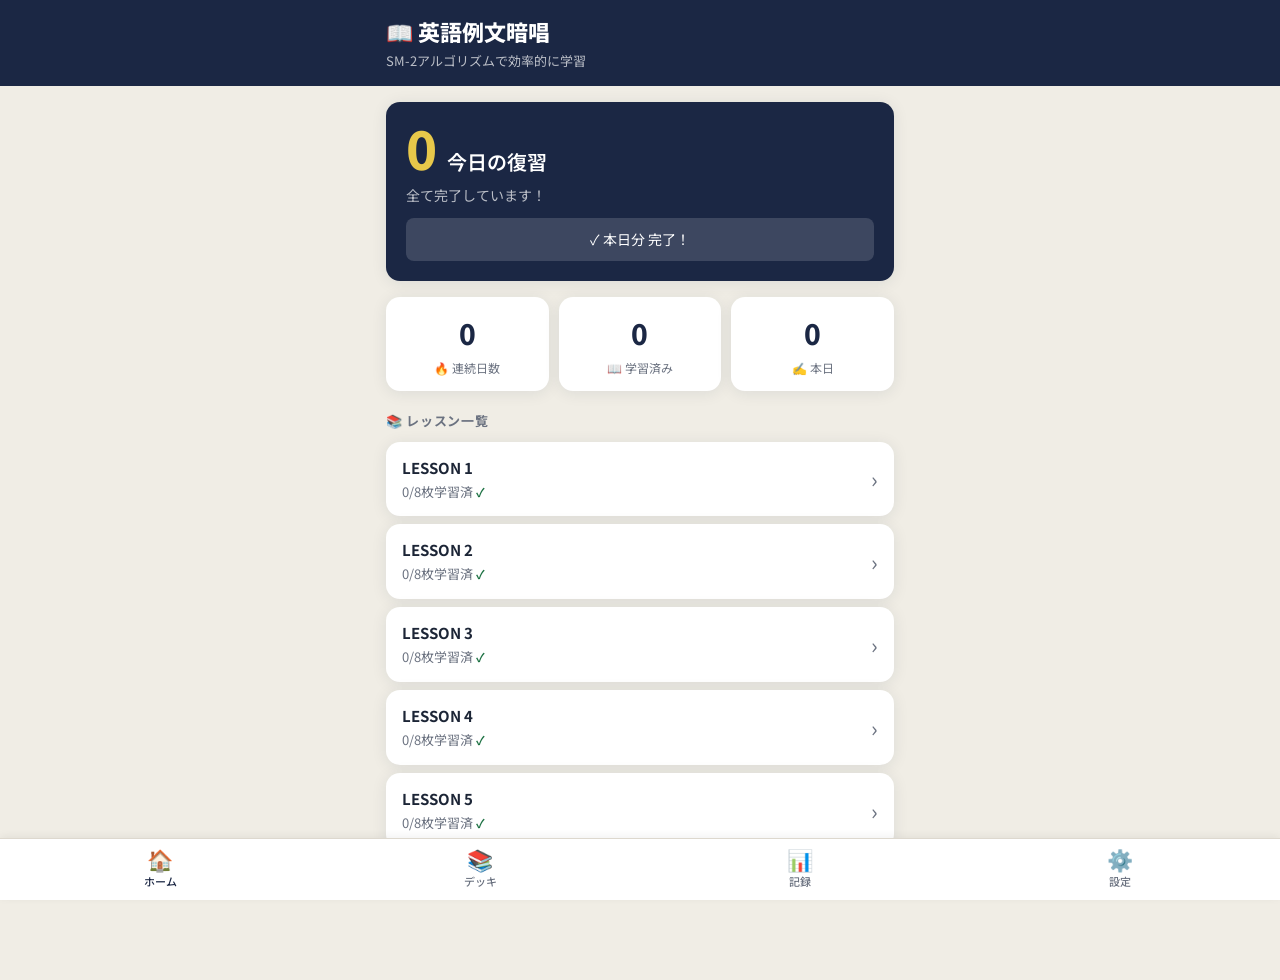
<file: 英語例文暗唱.html>
<!DOCTYPE html>
<html lang="ja">
<head>
<meta charset="UTF-8">
<meta name="viewport" content="width=device-width,initial-scale=1.0,maximum-scale=1.0,user-scalable=no">
<title>英語例文暗唱</title>
<link rel="preconnect" href="https://fonts.googleapis.com">
<link rel="preconnect" href="https://fonts.gstatic.com" crossorigin>
<link href="https://fonts.googleapis.com/css2?family=Noto+Sans+JP:wght@400;500;600;700;800&family=Noto+Serif:ital,wght@0,400;0,700;1,400&display=swap" rel="stylesheet">
<style>
:root{
  --nv:#1B2744;--nvl:#2A3E73;--gd:#C8981A;--gdl:#E8C84A;
  --cr:#F0EDE5;--wh:#FFFFFF;
  --ok:#1E7244;--ok2:#E6F4EE;
  --ng:#B92626;--ng2:#FEECEC;
  --tx:#1C2536;--tx2:#6B7280;
  --br:#DDD8CE;--sh:0 2px 16px rgba(26,39,68,.09);
  --r:14px;--nh:62px;--mw:540px;
}
*{box-sizing:border-box;margin:0;padding:0;}
html{height:100%;-webkit-tap-highlight-color:transparent;}
body{min-height:100%;background:var(--cr);color:var(--tx);
  font-family:'Noto Sans JP',-apple-system,sans-serif;font-size:15px;line-height:1.6;
  padding-bottom:var(--nh);}
button{cursor:pointer;border:none;background:none;font:inherit;color:inherit;}
input,textarea{font:inherit;color:inherit;}
a{text-decoration:none;}
#app{min-height:calc(100vh - var(--nh));}
.con{max-width:var(--mw);margin:0 auto;padding:0 16px;}
.card{background:var(--wh);border-radius:var(--r);box-shadow:var(--sh);}
.mt8{margin-top:8px}.mt12{margin-top:12px}.mt16{margin-top:16px}.mt20{margin-top:20px}.fw{width:100%;}

/* ── PAGE ── */
.page{min-height:calc(100vh - var(--nh));}
.ph{background:var(--nv);color:#fff;padding:14px 16px;position:sticky;top:0;z-index:50;}
.ph-row{display:flex;align-items:center;gap:10px;}
.page-title{font-size:18px;font-weight:700;margin:0;}
.app-title{font-size:22px;font-weight:800;}
.app-sub{color:rgba(255,255,255,.7);font-size:13px;margin-top:2px;}
.pc{padding:16px;}

/* ── NAV ── */
#mnav{position:fixed;bottom:0;left:0;right:0;height:var(--nh);background:var(--wh);
  border-top:1px solid var(--br);display:flex;align-items:stretch;z-index:100;
  box-shadow:0 -2px 8px rgba(0,0,0,.06);}
.nb{flex:1;display:flex;flex-direction:column;align-items:center;justify-content:center;
  gap:3px;color:var(--tx2);font-size:11px;font-weight:500;padding:4px 0;transition:color .15s;}
.nb.active{color:var(--nv);}
.ni{font-size:21px;line-height:1;}

/* ── BUTTONS ── */
.bp{display:block;width:100%;padding:13px 20px;background:var(--nv);color:#fff;
  border-radius:10px;font-weight:700;font-size:15px;text-align:center;
  transition:opacity .15s,transform .1s;}
@media (hover:hover){.bp:hover{opacity:.9;}}
.bp:active{transform:scale(.98);opacity:.9;}
.bp:disabled{opacity:.4;cursor:default;transform:none;}
.bs{display:block;width:100%;padding:12px 20px;background:#fff;color:var(--nv);
  border-radius:10px;font-weight:600;font-size:15px;text-align:center;
  border:2px solid var(--nv);transition:background .15s,transform .1s;}
@media (hover:hover){.bs:hover{background:var(--cr);}}
.bs:active{transform:scale(.98);background:var(--cr);}
.bd{padding:10px 18px;background:var(--ng);color:#fff;border-radius:8px;font-weight:600;font-size:14px;}
.bl{color:var(--nv);font-size:14px;font-weight:600;text-align:center;display:block;margin:12px 0;padding:4px;}
.bsm{padding:8px 16px;background:var(--nv);color:#fff;border-radius:8px;font-weight:600;font-size:14px;}
.back{color:#fff;font-size:20px;padding:2px 6px;font-weight:700;line-height:1;}

/* ── HOME ── */
.rc{padding:20px;margin-bottom:16px;background:var(--nv);color:#fff;cursor:pointer;}
.rc-main{display:flex;align-items:baseline;gap:10px;margin-bottom:6px;}
.rc-n{font-size:52px;font-weight:800;color:var(--gdl);line-height:1;}
.rc-l{font-size:20px;font-weight:600;}
.rc-sub{color:rgba(255,255,255,.7);font-size:14px;margin-bottom:12px;}
.rc-btn{background:var(--gd);color:var(--nv);padding:12px 20px;border-radius:8px;
  font-weight:700;font-size:15px;text-align:center;}
.rc-done{background:rgba(255,255,255,.15);color:#fff;padding:10px 20px;
  border-radius:8px;font-size:14px;text-align:center;}
.sr{display:grid;grid-template-columns:repeat(3,1fr);gap:10px;margin-bottom:20px;}
.sb{background:#fff;border-radius:var(--r);padding:14px 8px;text-align:center;box-shadow:var(--sh);}
.sv{font-size:28px;font-weight:800;color:var(--nv);}
.sl{font-size:12px;color:var(--tx2);margin-top:2px;}
.stl{font-size:13px;font-weight:700;color:var(--tx2);margin-bottom:10px;
  text-transform:uppercase;letter-spacing:.05em;}
.ri{display:flex;align-items:center;padding:14px 16px;margin-bottom:8px;cursor:pointer;}
.ri-m{flex:1;}.ri-n{font-weight:700;font-size:15px;}
.ri-i{font-size:13px;color:var(--tx2);margin-top:2px;}
.ri-a{color:var(--tx2);font-size:22px;}
.badge{background:var(--ng);color:#fff;border-radius:10px;padding:1px 8px;font-size:11px;font-weight:700;}
.gbadge{color:var(--ok);font-size:12px;font-weight:700;}

/* ── DECKS ── */
.di{display:flex;align-items:center;padding:14px 16px;margin-bottom:8px;cursor:pointer;}
.di.sp{background:linear-gradient(135deg,var(--nv),var(--nvl));color:#fff;}
.di.sp .di-i{color:rgba(255,255,255,.7);}
.di.sp .di-a{color:rgba(255,255,255,.5);}
.di-m{flex:1;}.di-n{font-weight:700;font-size:15px;}
.di-i{font-size:13px;color:var(--tx2);margin-top:2px;}
.di-a{color:var(--tx2);font-size:22px;}

/* ── MODE SELECT ── */
.ms-p{font-size:14px;color:var(--tx2);text-align:center;margin:20px 0 14px;}
.mc-grid{display:grid;gap:12px;}
.mc{padding:22px 20px;cursor:pointer;text-align:center;transition:transform .12s;border-radius:var(--r);}
@media (hover:hover){.mc:hover{transform:translateY(-2px);}}
.mc:active{transform:scale(.98);}
.mc-icon{font-size:38px;margin-bottom:8px;}
.mc-name{font-size:17px;font-weight:700;color:var(--nv);margin-bottom:4px;}
.mc-desc{font-size:13px;color:var(--tx2);}

/* ── STUDY PAGE ── */
.sp2{min-height:100vh;background:var(--cr);display:flex;flex-direction:column;}
.sh2{background:var(--nv);color:#fff;padding:12px 16px;display:flex;align-items:center;gap:12px;}
.pi{flex:1;}
.pb{height:4px;background:rgba(255,255,255,.2);border-radius:2px;margin-bottom:4px;}
.pf{height:100%;background:var(--gdl);border-radius:2px;transition:width .3s;}
.pt{font-size:12px;color:rgba(255,255,255,.7);text-align:right;}
.mb2{font-size:22px;}
.sb2{flex:1;padding:16px;max-width:var(--mw);margin:0 auto;width:100%;}

/* ── FLASHCARD ── */
.fcc{background:#fff;border-radius:var(--r);box-shadow:var(--sh);padding:24px;margin-bottom:16px;}
.fca{overflow-y:auto;max-height:calc(100vh - 130px);}
.cl{font-size:12px;font-weight:700;color:var(--tx2);text-transform:uppercase;
  letter-spacing:.04em;margin-bottom:10px;}
.en{font-family:'Noto Serif',Georgia,serif;font-size:20px;line-height:1.65;
  color:var(--nv);font-weight:600;margin-bottom:16px;}
.hint{font-size:13px;color:var(--tx2);text-align:center;margin-bottom:16px;font-style:italic;}
.dv{height:1px;background:var(--br);margin:16px 0;}
.ja{font-size:16px;line-height:1.8;color:var(--tx);margin-bottom:8px;padding:14px;
  background:var(--cr);border-radius:10px;}
.gs{margin:8px 0 12px;}
.gl{text-align:center;color:var(--tx2);font-size:13px;padding:10px;}
.nb2{list-style:none;padding:0;}
.nb2 li{font-size:13px;color:var(--tx);padding:5px 0 5px 14px;
  border-left:3px solid var(--gd);margin-bottom:5px;line-height:1.5;}
.nt{font-size:13px;font-weight:700;color:var(--nv);margin-bottom:6px;}
.nblk{margin-bottom:14px;}
.api-n{font-size:13px;color:var(--tx2);text-align:center;padding:8px;font-style:italic;}
.g-lbl{font-size:13px;color:var(--tx2);text-align:center;margin:16px 0 10px;font-weight:600;}
.gbts{display:grid;grid-template-columns:repeat(4,1fr);gap:8px;}
.gbt{padding:10px 4px;border-radius:9px;font-size:12px;font-weight:700;text-align:center;
  cursor:pointer;border:2px solid;line-height:1.3;}
.g0{border-color:var(--ng);color:var(--ng);background:var(--ng2);}
.g1{border-color:#D4820A;color:#D4820A;background:#FEF5EC;}
.g2{border-color:var(--ok);color:var(--ok);background:var(--ok2);}
.g3{border-color:#2671B5;color:#2671B5;background:#EBF5FB;}

/* ── WORD ORDER ── */
.woc{background:#fff;border-radius:var(--r);box-shadow:var(--sh);padding:20px;margin-bottom:16px;}
.mt{background:var(--nv);color:#fff;font-size:10px;padding:2px 8px;border-radius:10px;
  font-weight:700;vertical-align:middle;margin-left:6px;}
.jab{background:var(--cr);border-radius:10px;padding:14px;margin:12px 0;
  font-size:16px;line-height:1.75;}
.albl{font-size:13px;font-weight:700;color:var(--tx2);margin-bottom:6px;}
.aa{min-height:54px;background:#F8F5EF;border:2px dashed var(--br);
  border-radius:10px;padding:10px;display:flex;flex-wrap:wrap;gap:6px;
  align-items:center;margin-bottom:12px;
  transition:border-color .15s,background-color .15s;}
.aa.zone-on{border-color:var(--gd);background:#FBF6E7;}
.ap{color:var(--tx2);font-size:13px;font-style:italic;}
.wb{min-height:54px;display:flex;flex-wrap:wrap;gap:6px;margin-bottom:10px;
  border-radius:10px;transition:box-shadow .15s;}
.wb.zone-on{box-shadow:0 0 0 6px #EFECE2;}
.ch{padding:7px 14px;border-radius:20px;font-family:'Noto Serif',Georgia,serif;
  font-size:14px;cursor:grab;-webkit-user-select:none;user-select:none;white-space:nowrap;
  touch-action:none;-webkit-touch-callout:none;
  transition:background-color .12s,border-color .12s,color .12s,box-shadow .12s,transform .1s;}
.ch.av{background:#fff;border:2px solid var(--br);color:var(--tx);}
.ch.sl{background:var(--nv);color:#fff;border:2px solid var(--nv);}
@media (hover:hover){
  .ch.av:hover{border-color:var(--nv);background:var(--cr);}
  .ch.sl:hover{background:var(--nvl);}
}
.ch:active{transform:scale(.93);}
/* ドラッグ中 */
.ch-ph{opacity:1;border-style:dashed!important;cursor:grabbing;}
.ch.sl.ch-ph{background:rgba(27,39,68,.10);border-color:var(--nvl)!important;color:transparent;}
.ch.av.ch-ph{background:rgba(27,39,68,.05);border-color:var(--br)!important;color:transparent;}
.ch-ghost{position:fixed;z-index:1000;margin:0;pointer-events:none;cursor:grabbing;
  box-shadow:0 10px 24px rgba(27,39,68,.32);will-change:transform;}
body.wo-dragging{-webkit-user-select:none;user-select:none;cursor:grabbing;}
body.wo-dragging .ch:active{transform:none;}
.wo-hint{font-size:12px;color:var(--tx2);line-height:1.5;margin:0 0 12px;}
.woa{display:flex;gap:10px;}
.woa .bs{width:auto;flex:1;font-size:14px;padding:11px 16px;}
.woa .bp{width:auto;flex:2;font-size:14px;padding:11px 16px;}

/* ── WRITING ── */
.wrc{background:#fff;border-radius:var(--r);box-shadow:var(--sh);padding:20px;margin-bottom:16px;}
.wrl{font-size:13px;font-weight:700;color:var(--tx2);margin-bottom:8px;}
.wri{width:100%;padding:12px 14px;border:2px solid var(--br);border-radius:10px;
  font-size:15px;font-family:'Noto Serif',Georgia,serif;resize:none;outline:none;
  background:#FAFAF8;transition:border-color .2s;line-height:1.6;}
.wri:focus{border-color:var(--nv);background:#fff;}

/* ── RESULT ── */
.rko{background:var(--ok2);color:var(--ok);border-radius:10px;padding:12px 16px;
  font-size:16px;font-weight:700;text-align:center;margin:12px 0;}
.rng{background:var(--ng2);color:var(--ng);border-radius:10px;padding:12px 16px;
  font-size:16px;font-weight:700;text-align:center;margin:12px 0;}
.ca{margin-bottom:12px;}
.cal{font-size:12px;font-weight:700;color:var(--tx2);margin-bottom:6px;}
.cat{font-family:'Noto Serif',Georgia,serif;font-size:15px;color:var(--nv);font-weight:600;
  background:var(--cr);padding:10px 14px;border-radius:8px;border-left:3px solid var(--gd);}
.eg{background:var(--cr);border-radius:10px;padding:14px;margin:10px 0;}
.egl{font-size:13px;font-weight:700;color:var(--nv);margin-bottom:8px;}

/* ── SESSION END ── */
.ep{min-height:100vh;display:flex;align-items:center;justify-content:center;background:var(--cr);}
.ec{background:#fff;border-radius:var(--r);padding:32px 24px;max-width:380px;
  width:calc(100% - 32px);text-align:center;box-shadow:var(--sh);}
.etr{font-size:60px;margin-bottom:12px;}
.etl{font-size:22px;font-weight:800;color:var(--nv);margin-bottom:20px;}
.ests{display:flex;justify-content:center;gap:24px;margin-bottom:28px;}
.est{display:flex;flex-direction:column;align-items:center;}
.esv{font-size:30px;font-weight:800;color:var(--nv);}
.esl{font-size:12px;color:var(--tx2);margin-top:2px;}

/* ── STATS ── */
.sr4{display:grid;grid-template-columns:repeat(4,1fr);gap:8px;margin-bottom:16px;}
.sbox{background:#fff;border-radius:var(--r);padding:14px 6px;text-align:center;box-shadow:var(--sh);}
.sv2{font-size:20px;font-weight:800;color:var(--nv);}
.sl2{font-size:10px;color:var(--tx2);margin-top:2px;}
.ctl{font-size:14px;font-weight:700;color:var(--tx2);padding:16px 16px 10px;}
.bch{display:flex;align-items:flex-end;gap:5px;padding:0 16px 16px;height:110px;}
.bcol{flex:1;display:flex;flex-direction:column;align-items:center;justify-content:flex-end;gap:3px;height:100%;}
.bw{flex:1;width:100%;display:flex;align-items:flex-end;}
.bf{width:100%;background:var(--nv);border-radius:3px 3px 0 0;min-height:2px;}
.bn{font-size:10px;color:var(--tx);font-weight:600;min-height:13px;}
.bdy{font-size:10px;color:var(--tx2);}
.pr{display:flex;align-items:center;gap:10px;padding:5px 16px;}
.prn{font-size:11px;font-weight:600;color:var(--tx2);width:24px;flex-shrink:0;}
.prb{flex:1;height:6px;background:var(--br);border-radius:3px;}
.prf{height:100%;background:var(--gd);border-radius:3px;}
.prp{font-size:11px;color:var(--tx2);width:34px;text-align:right;}

/* ── SETTINGS ── */
.setc{padding:20px;}
.stt{font-size:16px;font-weight:700;color:var(--nv);margin-bottom:6px;}
.std{font-size:13px;color:var(--tx2);line-height:1.6;margin-bottom:12px;}
.akr{display:flex;gap:8px;}
.si{flex:1;padding:10px 12px;border:2px solid var(--br);border-radius:8px;font-size:14px;outline:none;}
.si:focus{border-color:var(--nv);}

.retry-banner{background:var(--ng2);color:var(--ng);text-align:center;
  padding:8px 16px;font-size:13px;font-weight:700;letter-spacing:.02em;}
/* ── ANIM ── */
@keyframes fdIn{from{opacity:0;transform:translateY(6px)}to{opacity:1;transform:none}}
.pc{animation:fdIn .22s ease;}
.sb2.anim{animation:fdIn .18s ease;}
@media (prefers-reduced-motion:reduce){
  .pc,.sb2.anim{animation:none;}
  .ch,.bp,.bs,.mc{transition:none!important;}
}
@keyframes dots{0%,20%{content:'.'}40%{content:'..'}60%,100%{content:'...'}}
.da::after{content:'.';animation:dots 1.4s infinite;}
</style>
</head>
<body>
<div id="app"></div>
<nav id="mnav">
  <button class="nb active" data-p="home" onclick="nav('home')">
    <span class="ni">🏠</span><span>ホーム</span>
  </button>
  <button class="nb" data-p="decks" onclick="nav('decks')">
    <span class="ni">📚</span><span>デッキ</span>
  </button>
  <button class="nb" data-p="stats" onclick="nav('stats')">
    <span class="ni">📊</span><span>記録</span>
  </button>
  <button class="nb" data-p="settings" onclick="nav('settings')">
    <span class="ni">⚙️</span><span>設定</span>
  </button>
</nav>
<script>
const DB=[["L1-1", "LESSON 1", "①", "I go jogging in a nearby park every morning to stay healthy.", "健康を維持するために、毎朝近くの公園にジョギングに行きます。"], ["L1-2", "LESSON 1", "②", "I'm looking for a book about current American politics.", "現在のアメリカ政治に関する本を探しています。"], ["L1-3", "LESSON 1", "③", "I learned about the life of President Kennedy in history class last week.", "先週の歴史の授業で、ケネディ大統領の生涯について学びました。"], ["L1-4", "LESSON 1", "④", "I have already decided what I want to do in the future.", "将来やりたいことはもう決めています。"], ["L1-5", "LESSON 1", "⑤", "I have never thought about living in a foreign country.", "外国に住むことを考えたことは一度もありません。"], ["L1-6", "LESSON 1", "⑥", "I've had a keen interest in social studies since I was an elementary school student.", "小学生の頃から社会科にとても興味があります。"], ["L1-7", "LESSON 1", "⑦", "I'm sure it will be challenging to study abroad.", "留学はきっと大変だと思います。"], ["L1-8", "LESSON 1", "⑧", "I'm going to study international relations in college.", "大学で国際関係学を勉強するつもりです。"], ["L2-1", "LESSON 2", "①", "It is natural for you to be excited about the concert next week.", "来週のコンサートにわくわくするのは当然です。"], ["L2-2", "LESSON 2", "②", "My plan for the weekend is to play shogi on my computer.", "週末の予定は、コンピュータで将棋をすることです。"], ["L2-3", "LESSON 2", "③", "Planning a vacation with my family can be lots of fun.", "家族で休暇の計画を立てることは、とても楽しいです。"], ["L2-4", "LESSON 2", "④", "I'm looking forward to watching the tennis match on TV tomorrow.", "明日のテニスの試合をテレビで見るのを楽しみにしています。"], ["L2-5", "LESSON 2", "⑤", "It's up to you to decide which subject to study at home.", "家でどの教科を勉強するかはあなたが決めることです。"], ["L2-6", "LESSON 2", "⑥", "His decision to keep regular hours should lead to a healthier life.", "規則正しい生活を送るという彼の決断は、より健康的な生活につながるはずです。"], ["L2-7", "LESSON 2", "⑦", "The problem is that there isn't enough space in the room for this sofa.", "問題は、この部屋にこのソファを置くのに十分なスペースがないということです。"], ["L2-8", "LESSON 2", "⑧", "I'm not sure whether I should cook supper or order a pizza tonight.", "今夜、夕食を自分で作るべきか、ピザを注文すべきか迷っています。"], ["L3-1", "LESSON 3", "①", "We can use the computer room during our lunch break.", "お昼休みにコンピュータ室を使うことができます。"], ["L3-2", "LESSON 3", "②", "The final exam for our English class may be very difficult.", "英語の期末試験はとても難しいかもしれません。"], ["L3-3", "LESSON 3", "③", "We must wear our school uniform on the school trip.", "修学旅行では制服を着なければなりません。"], ["L3-4", "LESSON 3", "④", "The club meeting should be on Friday, but it might be postponed.", "部活の会議は金曜日になるはずですが、延期されるかもしれません。"], ["L3-5", "LESSON 3", "⑤", "Ms. Kelly has gone to the teachers' room, but she will be back soon.", "ケリー先生は職員室に行っていますが、もうすぐ戻ってくるでしょう。"], ["L3-6", "LESSON 3", "⑥", "Kenta would be the right person for our class representative.", "健太がクラス委員として最適な人物でしょう。"], ["L3-7", "LESSON 3", "⑦", "Though she is not good at math, she got a high score on the test. She must have studied hard.", "彼女は数学が得意ではないのに、テストで高得点を取りました。一生懸命勉強したに違いありません。"], ["L3-8", "LESSON 3", "⑧", "I fell asleep during class. I should have gone to bed earlier last night.", "授業中に眠ってしまいました。昨夜もっと早く寝るべきでした。"], ["GP1-1", "GRAMMAR PLUS 1", "", "My father is always telling the same old jokes.", "父はいつも同じ古い冗談を言っています。"], ["GP1-2", "GRAMMAR PLUS 1", "", "The baseball game was about to start when it began to rain.", "野球の試合が始まろうとしていたとき、雨が降り始めました。"], ["GP1-3", "GRAMMAR PLUS 1", "", "I was on the point of leaving home when the phone rang.", "家を出ようとしていたとき、電話が鳴りました。"], ["GP1-4", "GRAMMAR PLUS 1", "", "There's no telling whether or not I can finish this report on time.", "このレポートを時間内に終えられるかどうか、見当がつきません。"], ["GP1-5", "GRAMMAR PLUS 1", "", "It is no use criticizing his rude behavior.", "彼の失礼な行動を批判しても無駄です。"], ["GP1-6", "GRAMMAR PLUS 1", "", "It is worth seeing that movie.", "その映画は見る価値があります。"], ["GP1-7", "GRAMMAR PLUS 1", "", "That movie is worth seeing.", "その映画は見る価値があります。"], ["GP1-8", "GRAMMAR PLUS 1", "", "I feel like going to a hot spring.", "温泉に行きたい気分です。"], ["GP1-9", "GRAMMAR PLUS 1", "", "On seeing her father, the girl ran up to him and hugged him.", "父親の姿を見るなり、その女の子は駆け寄って抱きつきました。"], ["GP1-10", "GRAMMAR PLUS 1", "", "My parents talked my grandfather into giving up driving.", "両親は祖父を説得して、運転をやめさせました。"], ["GP1-11", "GRAMMAR PLUS 1", "", "This book may well be too difficult for my brother.", "この本はおそらく私の弟には難しすぎるでしょう。"], ["GP1-12", "GRAMMAR PLUS 1", "", "We might as well wait for him a little longer.", "もう少し彼を待った方がよいでしょう。"], ["GP1-13", "GRAMMAR PLUS 1", "", "I've got to catch the 7:17 train.", "7時17分の電車に乗らなければなりません。"], ["GP1-14", "GRAMMAR PLUS 1", "", "I would rather go hungry than eat octopus.", "タコを食べるくらいなら、空腹のままでいる方がましです。"], ["GP1-15", "GRAMMAR PLUS 1", "", "I cannot help laughing at Chaplin movies.", "チャップリンの映画を見ると笑わずにはいられません。"], ["GP1-16", "GRAMMAR PLUS 1", "", "We cannot thank our coach too much.", "コーチにはいくら感謝してもし足りません。"], ["L4-1", "LESSON 4", "①", "The volunteer workers cleaned up the famous historic site.", "ボランティアの人々が、有名な史跡を清掃しました。"], ["L4-2", "LESSON 4", "②", "I learned many skills and gained much experience from the volunteer work.", "ボランティア活動を通じて、多くの技術を習得し、多くの経験を積みました。"], ["L4-3", "LESSON 4", "③", "The summer math course was difficult but helpful.", "夏の数学講座は難しかったですが、ためになりました。"], ["L4-4", "LESSON 4", "④", "It was necessary for me to attend the leadership course.", "リーダーシップ研修に参加する必要がありました。"], ["L4-5", "LESSON 4", "⑤", "The police found my stolen bicycle near the station.", "警察は、盗まれた私の自転車を駅の近くで見つけました。"], ["L4-6", "LESSON 4", "⑥", "The students kept talking in class about the upcoming school festival.", "生徒たちは、来たる学校祭のことについて、授業中もずっと話し続けていました。"], ["L4-7", "LESSON 4", "⑦", "The performance of the dance team on stage was amazing.", "舞台でのダンスチームのパフォーマンスは素晴らしかったです。"], ["L4-8", "LESSON 4", "⑧", "I was amazed by the performance of the dance team at the school festival.", "学校祭でのダンスチームのパフォーマンスに、私は感動しました。"], ["L5-1", "LESSON 5", "①", "A self-driving bus full of passengers was going down the street.", "乗客でいっぱいの自動運転バスが、道路を走っていました。"], ["L5-2", "LESSON 5", "②", "Can you imagine a life without your smartphone?", "スマートフォンのない生活を想像できますか？"], ["L5-3", "LESSON 5", "③", "There are many websites teaching English.", "英語を教えているウェブサイトが多数あります。"], ["L5-4", "LESSON 5", "④", "The photos taken with this smartphone camera are beautiful.", "このスマートフォンのカメラで撮影した写真は美しいです。"], ["L5-5", "LESSON 5", "⑤", "Nowadays, online music streaming is a popular way to listen to music.", "最近は、オンライン音楽ストリーミングが音楽を聴くポピュラーな方法になっています。"], ["L5-6", "LESSON 5", "⑥", "Can I use your electronic dictionary? I have something to look up.", "電子辞書を使ってもいいですか？調べたいことがあるんです。"], ["L5-7", "LESSON 5", "⑦", "Virtual reality technology is likely to improve dramatically.", "バーチャルリアリティ技術は飛躍的に進歩しそうです。"], ["L5-8", "LESSON 5", "⑧", "Electric cars are sure to replace gasoline-powered cars.", "電気自動車はきっとガソリン車に取って代わるでしょう。"], ["L6-1", "LESSON 6", "①", "I heard the news about a woman who works for the United Nations.", "国連で働く女性についてのニュースを聞きました。"], ["L6-2", "LESSON 6", "②", "The movie which is now a big hit will surely win an Academy Award.", "今大ヒット中のその映画はきっとアカデミー賞を受賞するでしょう。"], ["L6-3", "LESSON 6", "③", "An online news article that I read yesterday was fake.", "昨日読んだオンラインのニュース記事はフェイクニュースでした。"], ["L6-4", "LESSON 6", "④", "The prime minister, who is on vacation, went to the theater yesterday.", "休暇中の首相が昨日劇場に行きました。"], ["L6-5", "LESSON 6", "⑤", "He is said to be one of the greatest baseball players, which is true.", "彼は最も偉大な野球選手の一人であると言われていますが、それは本当のことです。"], ["L6-6", "LESSON 6", "⑥", "The company announced the date when they would release the new movie.", "その会社は新しい映画をリリースする日を発表しました。"], ["L6-7", "LESSON 6", "⑦", "The caves where ancient people used to live are now a popular tourist spot.", "古代の人々がかつて住んでいた洞窟は、今では人気の観光スポットになっています。"], ["L6-8", "LESSON 6", "⑧", "I don't know the reason why the Japanese media didn't report this issue.", "日本のメディアがこの問題を報道しなかった理由がわかりません。"], ["GP2-1", "GRAMMAR PLUS 2", "", "A certain person said that you were keeping bad company.", "ある人があなたが悪い仲間とつきあっていると言っていました。"], ["GP2-2", "GRAMMAR PLUS 2", "", "I'm certain that she is not responsible for the mistake.", "彼女がその間違いに責任がないことは確かです。"], ["GP2-3", "GRAMMAR PLUS 2", "", "I don't know his present email address.", "彼の現在のメールアドレスを知りません。"], ["GP2-4", "GRAMMAR PLUS 2", "", "I don't know if he was present at the meeting.", "彼が会議に出席していたかどうか知りません。"], ["GP2-5", "GRAMMAR PLUS 2", "", "My hometown is not what it used to be.", "私の故郷は、かつての姿ではありません。"], ["GP2-6", "GRAMMAR PLUS 2", "", "She is what is called a bookworm.", "彼女はいわゆる本の虫です。"], ["GP2-7", "GRAMMAR PLUS 2", "", "Her new theory is interesting, and what is more, original.", "彼女の新しい理論は興味深く、しかも独創的です。"], ["GP2-8", "GRAMMAR PLUS 2", "", "The girl who I thought was Ann's sister turned out to be her cousin.", "アンの姉だと私が思っていた女の子は、実は彼女のいとこだとわかりました。"], ["GP2-9", "GRAMMAR PLUS 2", "", "I have the same dream as you have.", "私はあなたと同じ夢を持っています。"], ["GP2-10", "GRAMMAR PLUS 2", "", "Jack fell asleep on the sofa, as is often the case with him.", "ジャックはソファで眠ってしまいましたが、それは彼にはよくあることです。"], ["L7-1", "LESSON 7", "①", "My host mother speaks slowly and politely to me.", "ホストマザーはゆっくりと丁寧に話してくれます。"], ["L7-2", "LESSON 7", "②", "Joe, who speaks Spanish, moved to Spain last year and found a job there.", "スペイン語を話すジョーは、昨年スペインに引っ越して、そこで仕事を見つけました。"], ["L7-3", "LESSON 7", "③", "Almost all students in Japan have to study English.", "日本のほぼすべての学生が英語を学ばなければなりません。"], ["L7-4", "LESSON 7", "④", "He will certainly become a fluent speaker of Chinese.", "彼はきっと中国語の流暢な話者になるでしょう。"], ["L7-5", "LESSON 7", "⑤", "Not all the students have to take the English test.", "すべての学生が英語のテストを受けなければならないわけではありません。"], ["L7-6", "LESSON 7", "⑥", "I could hardly understand the Spanish-language movie.", "スペイン語の映画はほとんど理解できませんでした。"], ["L7-7", "LESSON 7", "⑦", "Unfortunately, many Hawaiians cannot speak the Hawaiian language.", "残念ながら、ハワイ人の多くはハワイ語を話せません。"], ["L7-8", "LESSON 7", "⑧", "Mastering a foreign language is difficult. However, it is not impossible.", "外国語を習得することは難しいです。しかし、不可能ではありません。"], ["L8-1", "LESSON 8", "①", "What should we do to lead a happier and more meaningful life?", "より幸福でより充実した生活を送るために、私たちは何をすべきでしょうか？"], ["L8-2", "LESSON 8", "②", "I'm very lucky to have a friend like you.", "あなたのような友人がいて、私はとても幸運です。"], ["L8-3", "LESSON 8", "③", "What he said is hard to believe.", "彼が言ったことは信じがたいです。"], ["L8-4", "LESSON 8", "④", "The situation is too complicated to explain.", "状況は複雑すぎて説明できません。"], ["L8-5", "LESSON 8", "⑤", "He was looking at his grandchildren, feeling happy and satisfied.", "彼は孫たちを見ながら、幸せで満ち足りた気持ちでいました。"], ["L8-6", "LESSON 8", "⑥", "Being stressed out, I went to karaoke with my friends.", "ストレスがたまっていたので、友達とカラオケに行きました。"], ["L8-7", "LESSON 8", "⑦", "The song is popular around the world because of its beautiful melody.", "その曲は美しいメロディーで、世界中で人気があります。"], ["L8-8", "LESSON 8", "⑧", "I was so nervous with everybody watching me.", "みんなに見られていて、とても緊張しました。"], ["L9-1", "LESSON 9", "①", "When you feel distracted, you should take a deep breath.", "気が散っていると感じたら、深呼吸をするといいでしょう。"], ["L9-2", "LESSON 9", "②", "Think twice before you speak.", "話す前によく考えましょう。"], ["L9-3", "LESSON 9", "③", "Everyone respects her because she is always hardworking.", "彼女は常に勤勉であるため、みんなから尊敬されています。"], ["L9-4", "LESSON 9", "④", "If you want to be successful, you must realize your dream.", "成功したいなら、夢を実現しなければなりません。"], ["L9-5", "LESSON 9", "⑤", "Although he lacked experience, he had the right personality for that job.", "彼は経験が不足していましたが、その仕事に適した性格を持っていました。"], ["L9-6", "LESSON 9", "⑥", "Whatever happens, I will never give up pursuing my goal.", "何が起こっても、目標の追求を諦めることは決してありません。"], ["L9-7", "LESSON 9", "⑦", "She keeps a diary every day so that she can reflect upon her actions.", "彼女は自分の行動を振り返れるように、毎日日記をつけています。"], ["L9-8", "LESSON 9", "⑧", "Steve was so innovative that people often misunderstood him.", "スティーブはとても革新的だったため、人々はしばしば彼を誤解しました。"], ["GP3-1", "GRAMMAR PLUS 3", "", "I'd like a hamburger, and French fries, too.", "ハンバーガーと、フライドポテトもください。"], ["GP3-2", "GRAMMAR PLUS 3", "", "I don't like green peppers, and my father doesn't like them either.", "私はピーマンが好きではありませんし、父も好きではありません。"], ["GP3-3", "GRAMMAR PLUS 3", "", "\"I haven't finished my homework yet.\" \"Me neither.\"", "「まだ宿題が終わっていません。」「私もです。」"], ["GP3-4", "GRAMMAR PLUS 3", "", "Not realizing the time, she was late for her appointment.", "時間に気づかず、彼女は約束に遅れてしまいました。"], ["GP3-5", "GRAMMAR PLUS 3", "", "Not having eaten breakfast, Tom got hungry in class.", "朝食を食べていなかったので、トムは授業中にお腹が空いてしまいました。"], ["GP3-6", "GRAMMAR PLUS 3", "", "The deadline approaching, I had to stay up late to finish my report.", "締め切りが近づいていたので、レポートを終わらせるために夜遅くまで起きていなければなりませんでした。"], ["GP3-7", "GRAMMAR PLUS 3", "", "The U.S. President is to meet the British Prime Minister on May 7th.", "アメリカ大統領は5月7日にイギリス首相と会談する予定です。"], ["GP3-8", "GRAMMAR PLUS 3", "", "This medicine is to be taken after each meal.", "この薬は毎食後に服用してください。"], ["GP3-9", "GRAMMAR PLUS 3", "", "My smartphone was nowhere to be found.", "スマートフォンはどこにもありませんでした。"], ["L10-1", "LESSON 10", "①", "The area of Japan is almost as large as that of Germany.", "日本の面積はドイツの面積とほぼ同じです。"], ["L10-2", "LESSON 10", "②", "The number of inbound tourists is twice as large as that of 10 years ago.", "訪日外国人の数は10年前の2倍になっています。"], ["L10-3", "LESSON 10", "③", "I like green tea better than black tea.", "私は紅茶よりも緑茶の方が好きです。"], ["L10-4", "LESSON 10", "④", "Furoshiki are much more eco-friendly than plastic bags.", "風呂敷はビニール袋よりはるかにエコです。"], ["L10-5", "LESSON 10", "⑤", "The most popular dish in this restaurant is tonkatsu, or deep-fried pork.", "このレストランで最も人気のある料理はとんかつ、つまり揚げた豚肉です。"], ["L10-6", "LESSON 10", "⑥", "Washoku is one of the healthiest foods in the world.", "和食は世界で最も健康的な食べ物の一つです。"], ["L10-7", "LESSON 10", "⑦", "No other mountain in Japan is higher than Mt. Fuji.", "日本には富士山より高い山は他にありません。"], ["L10-8", "LESSON 10", "⑧", "More and more tourists are interested in the traditional culture of Japan.", "日本の伝統文化に興味を持つ観光客がますます増えています。"], ["L11-1", "LESSON 11", "①", "If I had a tablet PC with me, I would look up the word online.", "タブレットPCを持っていれば、その単語をオンラインで調べるのに。"], ["L11-2", "LESSON 11", "②", "Do you think it would be great if AI could do all our work for us?", "AIが私たちの仕事をすべてやってくれたら素晴らしいと思いますか？"], ["L11-3", "LESSON 11", "③", "If I had used a PC to write my report, I could have finished it sooner.", "レポートを書くのにパソコンを使っていたら、もっと早く終えられたのに。"], ["L11-4", "LESSON 11", "④", "If nuclear weapons had not been developed, the world would be a much safer place.", "核兵器が開発されていなかったら、世界はずっと安全な場所になっていたでしょう。"], ["L11-5", "LESSON 11", "⑤", "I wish we had the technology to stop global warming right now.", "今すぐ地球温暖化を止める技術があればいいのに。"], ["L11-6", "LESSON 11", "⑥", "I wish I had had a vision for the future when I was young.", "若い頃に未来への展望を持っていたらよかったのに。"], ["L11-7", "LESSON 11", "⑦", "It's time we started to think globally and act locally.", "私たちはグローバルに考え、ローカルに行動し始める時です。"], ["L11-8", "LESSON 11", "⑧", "What would our lives be like without smartphones?", "スマートフォンがなかったら、私たちの生活はどのようなものでしょうか？"], ["L12-1", "LESSON 12", "①", "Many groups insisted that the government take action to promote human rights.", "多くの団体が、政府に人権促進のための行動を取るよう主張しました。"], ["L12-2", "LESSON 12", "②", "It's important that we respect other people's religious beliefs.", "他者の宗教的信仰を尊重することが重要です。"], ["L12-3", "LESSON 12", "③", "I think we should respect other people in order to avoid conflicts.", "対立を避けるために、他者を尊重すべきだと思います。"], ["L12-4", "LESSON 12", "④", "It seemed that the students from abroad had studied our language very hard.", "海外からの留学生たちは、私たちの言語を一生懸命勉強してきたようでした。"], ["L12-5", "LESSON 12", "⑤", "She said to me, \"I read an article on diversity yesterday.\"", "彼女は私に「昨日、多様性に関する記事を読んだ」と言いました。"], ["L12-6", "LESSON 12", "⑥", "She told me that she had read an article on diversity the day before.", "彼女は前日に多様性に関する記事を読んだと私に言いました。"], ["L12-7", "LESSON 12", "⑦", "It was not until recently that I realized the importance of social welfare.", "社会福祉の重要性を認識したのはつい最近のことです。"], ["L12-8", "LESSON 12", "⑧", "It won't be long before the city starts a diversity program.", "間もなく市が多様性プログラムを開始するでしょう。"], ["GP4-1", "GRAMMAR PLUS 4", "", "This project is all the more difficult for its huge cost.", "このプロジェクトは、膨大なコストのためにいっそう困難になっています。"], ["GP4-2", "GRAMMAR PLUS 4", "", "They were more disappointed than angry.", "彼らは怒るというよりも落胆していました。"], ["GP4-3", "GRAMMAR PLUS 4", "", "It takes no more than 5 minutes from Ueno to Tokyo by train.", "上野から東京まで電車でわずか5分しかかかりません。"], ["GP4-4", "GRAMMAR PLUS 4", "", "My uncle always gives me no less than 10,000 yen as a New Year's gift.", "叔父はお年玉として必ず1万円以上くれます。"], ["GP4-5", "GRAMMAR PLUS 4", "", "I can't afford a bicycle, much less a motor bike.", "自転車すら買えないのに、バイクはなおさら無理です。"], ["GP4-6", "GRAMMAR PLUS 4", "", "This is a second-rate restaurant at best.", "このレストランは良くてもB級です。"], ["GP4-7", "GRAMMAR PLUS 4", "", "That film director was at his best in the 1990s.", "その映画監督は1990年代が全盛期でした。"], ["GP4-8", "GRAMMAR PLUS 4", "", "What would you do if you were to receive a million dollars?", "100万ドルを受け取るとしたら、あなたはどうしますか？"], ["GP4-9", "GRAMMAR PLUS 4", "", "If you should miss the train, please call me.", "もし電車に乗り遅れたら、私に電話してください。"], ["GP4-10", "GRAMMAR PLUS 4", "", "Were it not for this forest, many animals would lose their habitat.", "この森がなければ、多くの動物がその生息地を失うことになるでしょう。"], ["GP4-11", "GRAMMAR PLUS 4", "", "Had I studied Japanese history harder, I could better enjoy this tour of Kyoto.", "もっと日本史を熱心に勉強していたら、この京都観光をより楽しめたのに。"], ["GP4-12", "GRAMMAR PLUS 4", "", "Every time she remembers her grandmother, she is moved to tears.", "祖母のことを思い出すたびに、彼女は感動して涙を流します。"], ["GP4-13", "GRAMMAR PLUS 4", "", "I had hardly gotten on the train when the doors closed.", "電車に乗ったとたん、ドアが閉まりました。"], ["L13-1", "LESSON 13", "①", "There are more than 20 World Heritage Sites in Japan.", "日本には20か所以上の世界遺産があります。"], ["L13-2", "LESSON 13", "②", "We have several marvelous gardens in our town.", "私たちの町には素晴らしい庭園がいくつかあります。"], ["L13-3", "LESSON 13", "③", "The road along the beach always gets crowded on weekends.", "海岸沿いの道は週末にはいつも混雑します。"], ["L13-4", "LESSON 13", "④", "The view became famous because it appeared in a popular Japanese anime.", "その景色は、人気の日本のアニメに登場したことで有名になりました。"], ["L13-5", "LESSON 13", "⑤", "It takes about two hours to drive from Sapporo to Furano.", "札幌から富良野まで車で約2時間かかります。"], ["L13-6", "LESSON 13", "⑥", "I guess it will cost less than 1,000 yen to rent a bike for a day.", "自転車を1日借りると1,000円未満で済むと思います。"], ["L13-7", "LESSON 13", "⑦", "A lot of people came to understand the uniqueness of the building.", "その建物の独自性を理解するようになった人が大勢いました。"], ["L13-8", "LESSON 13", "⑧", "The number of tourists to our city began to increase in the late 1990s.", "私たちの市への観光客の数は1990年代後半に増え始めました。"], ["L14-1", "LESSON 14", "①", "The doctor made the patient rest in bed for several days.", "医師は患者に数日間ベッドで休むよう命じました。"], ["L14-2", "LESSON 14", "②", "The mother didn't let her daughter go to school without having breakfast.", "母親は娘が朝食を食べずに学校に行くことを許しませんでした。"], ["L14-3", "LESSON 14", "③", "The school got all the students to go for a medical checkup.", "学校は全生徒に健康診断を受けさせました。"], ["L14-4", "LESSON 14", "④", "The city allows its citizens to use the city's sports facilities for free.", "市は市民が市のスポーツ施設を無料で使えるようにしています。"], ["L14-5", "LESSON 14", "⑤", "Though I had an appointment, the clinic had me waiting for 30 minutes.", "予約があったにもかかわらず、診療所は私を30分待たせました。"], ["L14-6", "LESSON 14", "⑥", "The patient had his temperature and blood pressure checked.", "患者は体温と血圧を測ってもらいました。"], ["L14-7", "LESSON 14", "⑦", "I heard a newscaster talk about the average life expectancy of the Japanese.", "ニュースキャスターが日本人の平均寿命について話しているのを聞きました。"], ["L14-8", "LESSON 14", "⑧", "I saw many people jogging in the park this morning.", "今朝、公園でたくさんの人がジョギングしているのを見ました。"], ["L15-1", "LESSON 15", "①", "Few researchers noticed the mistake in the data.", "データの間違いに気づいた研究者はほとんどいませんでした。"], ["L15-2", "LESSON 15", "②", "No children in this world should have to experience hunger.", "世界中のどの子どもも飢えを経験するべきではありません。"], ["L15-3", "LESSON 15", "③", "Reducing inequality will make the world a better place to live.", "不平等を減らすことで、世界はよりよい居場所になるでしょう。"], ["L15-4", "LESSON 15", "④", "Access to education will help children have a brighter future.", "教育へのアクセスは、子どもたちがより明るい未来を持つのに役立ちます。"], ["L15-5", "LESSON 15", "⑤", "Online education enables students in remote areas to take classes.", "オンライン教育により、遠隔地の学生も授業を受けられるようになります。"], ["L15-6", "LESSON 15", "⑥", "Poverty prevents many children from going to school.", "貧困のために学校に行けない子どもが多くいます。"], ["L15-7", "LESSON 15", "⑦", "Japan is supposed to become carbon-neutral by 2050.", "日本は2050年までにカーボンニュートラルになるとされています。"], ["L15-8", "LESSON 15", "⑧", "All companies are required to take responsibility for their products.", "すべての企業は自社製品に責任を持つことが求められています。"], ["S1-1", "SUPPLEMENT 1", "", "Our shop will be closed from December 29th to January 3rd.", "当店は12月29日から1月3日まで休業します。"], ["S1-2", "SUPPLEMENT 1", "", "Her concert is going to be held at the Budokan.", "彼女のコンサートは武道館で開催される予定です。"], ["S1-3", "SUPPLEMENT 1", "", "This job has to be done carefully.", "この仕事は慎重に行う必要があります。"], ["S1-4", "SUPPLEMENT 1", "", "My computer is being repaired now.", "私のコンピュータは今修理中です。"], ["S1-5", "SUPPLEMENT 1", "", "We have been caught in a traffic jam for an hour.", "1時間も渋滞に巻き込まれています。"], ["S1-6", "SUPPLEMENT 1", "", "These cats are taken care of by Mr. and Mrs. Lake.", "これらの猫はレイク夫妻に世話をしてもらっています。"], ["S1-7", "SUPPLEMENT 1", "", "This problem should be dealt with at once.", "この問題はすぐに対処すべきです。"], ["S1-8", "SUPPLEMENT 1", "", "The thief got arrested on the street in Minato Ward last night.", "昨夜、港区の通りで泥棒が逮捕されました。"], ["S1-9", "SUPPLEMENT 1", "", "She was given an important position by the president.", "彼女は社長から重要なポストを与えられました。"], ["S1-10", "SUPPLEMENT 1", "", "An important position was given to her by the president.", "重要なポストが社長から彼女に与えられました。"], ["S1-11", "SUPPLEMENT 1", "", "This bag was bought for me by my aunt.", "このバッグは叔母が私に買ってくれました。"], ["S1-12", "SUPPLEMENT 1", "", "I am called Lil by my classmates.", "私はクラスメートからリルと呼ばれています。"], ["S2-1", "SUPPLEMENT 2", "", "\"Didn't you go to cram school yesterday?\" \"No, I didn't.\"", "「昨日、塾に行かなかったの？」「うん、行かなかったよ。」"], ["S2-2", "SUPPLEMENT 2", "", "Can't you ride a bike?", "自転車に乗れないの？"], ["S2-3", "SUPPLEMENT 2", "", "\"Don't you think this cat is cute?\" \"Yes, I do.\"", "「この猫、可愛いと思わない？」「そうだね。」"], ["S2-4", "SUPPLEMENT 2", "", "\"Lisa is Tom's sister, isn't she?\" \"Yes, she is.\"", "「リサはトムの姉だよね？」「そうだよ。」"], ["S2-5", "SUPPLEMENT 2", "", "\"Mike doesn't sing very well, does he?\" \"Well, no, he doesn't.\"", "「マイクはあまり歌が上手くないよね？」「まあ、うん、そうだね。」"], ["S2-6", "SUPPLEMENT 2", "", "I don't know what you are talking about.", "あなたが何の話をしているのかわかりません。"], ["S2-7", "SUPPLEMENT 2", "", "Do you know whether Lisa can attend the meeting?", "リサが会議に参加できるかどうか知っていますか？"], ["S2-8", "SUPPLEMENT 2", "", "Do you know if Lisa can attend the meeting?", "リサが会議に参加できるかどうか知っていますか？"], ["S2-9", "SUPPLEMENT 2", "", "What do you think that boy is looking for?", "あの男の子が何を探しているか知っていますか？"], ["S2-10", "SUPPLEMENT 2", "", "What is your new English teacher like?", "新しい英語の先生はどんな人ですか？"], ["S2-11", "SUPPLEMENT 2", "", "What did you go to the city hall for?", "市役所に何のために行ったのですか？"], ["S2-12", "SUPPLEMENT 2", "", "How do you feel about her latest movie?", "彼女の最新映画についてどう思いますか？"], ["S2-13", "SUPPLEMENT 2", "", "What do you think about her latest movie?", "彼女の最新映画についてどう思いますか？"], ["S2-14", "SUPPLEMENT 2", "", "How come Olivia is in such a hurry?", "オリビアはなぜそんなに急いでいるのですか？"], ["S3-1", "SUPPLEMENT 3", "", "My brother no longer believes in Santa Claus.", "弟はもうサンタクロースを信じていません。"], ["S3-2", "SUPPLEMENT 3", "", "Emma is by no means satisfied with her exam result.", "エマは試験の結果にまったく満足していません。"], ["S3-3", "SUPPLEMENT 3", "", "I failed to prepare adequately for my class presentation.", "授業のプレゼンに向けて十分な準備ができませんでした。"], ["S3-4", "SUPPLEMENT 3", "", "Alice's grandparents never fail to give her a birthday present every year.", "アリスの祖父母は毎年必ず誕生日プレゼントを贈ってくれます。"], ["S3-5", "SUPPLEMENT 3", "", "I'm far from confident in my ability to speak English.", "英語を話す能力に自信がまったくありません。"], ["S3-6", "SUPPLEMENT 3", "", "I like him because he's free from racial prejudice.", "人種的偏見がない彼のことが好きです。"], ["S3-7", "SUPPLEMENT 3", "", "My cat likes to eat nothing but this kind of cat food.", "私の猫はこの種類のキャットフード以外は何も食べません。"], ["S3-8", "SUPPLEMENT 3", "", "Bob does nothing but watch TV all day.", "ボブは一日中テレビを見てばかりいます。"], ["S3-9", "SUPPLEMENT 3", "", "Peter had no choice but to admit his mistake.", "ピーターはしぶしぶ自分の間違いを認めるしかありませんでした。"], ["S3-10", "SUPPLEMENT 3", "", "Dan found himself sleeping on the living room floor.", "ダンは気づいたらリビングの床で眠っていました。"], ["S3-11", "SUPPLEMENT 3", "", "I have to do most of the housework myself today.", "今日は家事のほとんどを自分でやらなければなりません。"], ["S3-12", "SUPPLEMENT 3", "", "My vacuum cleaner doesn't work. I need to get a new one.", "掃除機が壊れました。新しいのを買わなければなりません。"], ["S3-13", "SUPPLEMENT 3", "", "I like these colorful socks better than those black ones.", "私はあの黒い靴下よりこのカラフルな靴下の方が好きです。"], ["S3-14", "SUPPLEMENT 3", "", "This sweater doesn't fit me well. Can I try on another?", "このセーターは私にぴったりではありません。別のを試着してもいいですか？"], ["S3-15", "SUPPLEMENT 3", "", "My class has two foreign students. One is from China, and the other is from Canada.", "私のクラスには留学生が2人います。1人は中国出身で、もう1人はカナダ出身です。"], ["S3-16", "SUPPLEMENT 3", "", "My class has three foreign students. One is from China, and the others are from Canada.", "私のクラスには留学生が3人います。1人は中国出身で、残りはカナダ出身です。"], ["S4-1", "SUPPLEMENT 4", "", "We will arrive at the airport at 10:30 am.", "私たちは午前10時30分に空港に到着する予定です。"], ["S4-2", "SUPPLEMENT 4", "", "The cat was looking up at a bird in the tree.", "猫は木にいる鳥を見上げていました。"], ["S4-3", "SUPPLEMENT 4", "", "I was surprised at my uncle's sudden visit.", "叔父の突然の訪問に驚きました。"], ["S4-4", "SUPPLEMENT 4", "", "My mother must be at work now.", "母は今、職場にいるはずです。"], ["S4-5", "SUPPLEMENT 4", "", "I noticed the stain on the ceiling on Sunday morning.", "日曜日の朝、天井のシミに気づきました。"], ["S4-6", "SUPPLEMENT 4", "", "I'm busy in the morning.", "私は午前中は忙しいです。"], ["S4-7", "SUPPLEMENT 4", "", "Mr. Johnson depends on his wife a lot.", "ジョンソン氏は妻に多く頼っています。"], ["S4-8", "SUPPLEMENT 4", "", "Their show will be broadcast on the internet.", "彼らのショーはインターネットで放送される予定です。"], ["S4-9", "SUPPLEMENT 4", "", "I lived in Saga in 2020.", "2020年に佐賀に住んでいました。"], ["S4-10", "SUPPLEMENT 4", "", "I'll be back in thirty minutes.", "30分で戻ります。"], ["S4-11", "SUPPLEMENT 4", "", "Dan is in love with the girl over there in the white dress.", "ダンはあそこにいる白いドレスを着た女の子に恋をしています。"], ["S4-12", "SUPPLEMENT 4", "", "They are talking about the movie.", "彼らはその映画について話しています。"], ["S4-13", "SUPPLEMENT 4", "", "The expedition team has been wandering about the desert for three days.", "探検隊は3日間砂漠をさまよっています。"], ["S4-14", "SUPPLEMENT 4", "", "It's a ten-minute walk from here to the station.", "ここから駅まで歩いて10分です。"], ["S4-15", "SUPPLEMENT 4", "", "A lot of people die from starvation every year.", "毎年、多くの人が飢えで亡くなっています。"], ["S4-16", "SUPPLEMENT 4", "", "His opinion about the issue is different from mine.", "その問題についての彼の意見は私の意見と異なります。"], ["S4-17", "SUPPLEMENT 4", "", "It was so cold that I thought I would freeze to death.", "とても寒くて、凍え死にそうだと思いました。"], ["S4-18", "SUPPLEMENT 4", "", "My sister left for Australia this morning.", "姉は今朝オーストラリアに向けて出発しました。"], ["S4-19", "SUPPLEMENT 4", "", "What can I do for you?", "何かご用件はありますか？"], ["S4-20", "SUPPLEMENT 4", "", "We've been waiting for Sarah for 15 minutes.", "私たちはサラを15分間待っています。"], ["S4-21", "SUPPLEMENT 4", "", "Sophie was standing by the window looking outside.", "ソフィーは窓の側に立って外を見ていました。"], ["S4-22", "SUPPLEMENT 4", "", "Sam lives in a town near Sydney.", "サムはシドニーの近くの町に住んでいます。"], ["S4-23", "SUPPLEMENT 4", "", "Bill went to the nearest station by bicycle.", "ビルは自転車で一番近い駅に行きました。"], ["S4-24", "SUPPLEMENT 4", "", "I have to make up my mind about that by tomorrow.", "明日までにそのことを決めなければなりません。"], ["S5-1", "SUPPLEMENT 5", "", "At last we reached the top of the mountain.", "ついに私たちは山の頂上に到達しました。"], ["S5-2", "SUPPLEMENT 5", "", "She is a person of importance in the political world.", "彼女は政界で重要な人物です。"], ["S5-3", "SUPPLEMENT 5", "", "Who is that girl walking with Tom?", "トムと一緒に歩いているあの女の子は誰ですか？"], ["S5-4", "SUPPLEMENT 5", "", "That man with gray hair is Dan's father.", "白髪のあの男性はダンの父親です。"], ["S5-5", "SUPPLEMENT 5", "", "I should have brought an umbrella with me.", "傘を持ってくるべきでした。"], ["S5-6", "SUPPLEMENT 5", "", "We must handle these old books with care.", "これらの古い本は丁寧に扱わなければなりません。"], ["S5-7", "SUPPLEMENT 5", "", "I wash my hands with soap as soon as I get home.", "帰宅したらすぐに石鹸で手を洗います。"], ["S5-8", "SUPPLEMENT 5", "", "Our train passed through a long tunnel.", "私たちの電車は長いトンネルを通りました。"], ["S5-9", "SUPPLEMENT 5", "", "Alice wants to travel through Japan.", "アリスは日本を旅したいと思っています。"], ["S5-10", "SUPPLEMENT 5", "", "I was able to sleep soundly through the night.", "夜通し熟睡することができました。"], ["S6-1", "SUPPLEMENT 6", "", "Take this medicine, and you will feel better.", "この薬を飲めば、気分がよくなるでしょう。"], ["S6-2", "SUPPLEMENT 6", "", "Do your best, or you'll regret it.", "最善を尽くさないと、後悔することになります。"], ["S6-3", "SUPPLEMENT 6", "", "I ordered not a hamburger but a cheese burger.", "ハンバーガーではなくチーズバーガーを注文しました。"], ["S6-4", "SUPPLEMENT 6", "", "Lisa plays not only the piano but also the guitar.", "リサはピアノだけでなくギターも弾きます。"], ["S6-5", "SUPPLEMENT 6", "", "Emma came to see you while you were away.", "あなたが不在の間にエマが会いに来ました。"], ["S6-6", "SUPPLEMENT 6", "", "I want to go to the beach next weekend, while Tom wants to stay home.", "私は来週末は海に行きたいですが、トムは家にいたいと思っています。"], ["S6-7", "SUPPLEMENT 6", "", "I'll return this book to you as soon as I finish reading it.", "読み終えたらすぐにこの本を返します。"], ["S6-8", "SUPPLEMENT 6", "", "The moment Lily saw Jim, she called out his name.", "リリーはジムを見たとたん、彼の名前を呼びました。"], ["S6-9", "SUPPLEMENT 6", "", "Once you make a promise, you should never break it.", "一度約束したら、絶対に破ってはなりません。"], ["S6-10", "SUPPLEMENT 6", "", "Now that my grandfather is retired, he spends all his free time reading.", "祖父が引退したので、暇な時間のすべてを読書に費やしています。"], ["S6-11", "SUPPLEMENT 6", "", "As long as you keep trying, you have a chance to achieve your goal.", "努力し続ける限り、目標を達成するチャンスがあります。"], ["S6-12", "SUPPLEMENT 6", "", "As far as I can remember, Ken belonged to the baseball team in high school.", "私が覚えている限り、ケンは高校時代に野球部に所属していました。"], ["S6-13", "SUPPLEMENT 6", "", "Call the police in case you see anyone suspicious in this area.", "この地域で不審者を見かけたら、警察に電話してください。"], ["S6-14", "SUPPLEMENT 6", "", "I had better write down your phone number in case I forget it.", "忘れてしまうといけないので、あなたの電話番号を書き留めておいた方がよいでしょう。"], ["S6-15", "SUPPLEMENT 6", "", "I went to bed early for fear that I would oversleep the next morning.", "翌朝寝過ごすのが怖くて、早めに寝ました。"], ["S7-1", "SUPPLEMENT 7", "", "I do want to go to her concert.", "彼女のコンサートにどうしても行きたいです。"], ["S7-2", "SUPPLEMENT 7", "", "I know the food is good, but you shouldn't eat that much.", "食べ物がおいしいことはわかっていますが、そんなに食べてはいけません。"], ["S7-3", "SUPPLEMENT 7", "", "I didn't know that Kyoto gets this hot.", "京都がこれほど暑いとは知りませんでした。"], ["S7-4", "SUPPLEMENT 7", "", "You don't have to apologize at all.", "まったく謝る必要はありません。"], ["S7-5", "SUPPLEMENT 7", "", "I wasn't moved by the movie in the least.", "私はその映画に少しも感動しませんでした。"], ["S7-6", "SUPPLEMENT 7", "", "Why on earth do you say such things?", "一体なぜそんなことを言うのですか？"], ["S7-7", "SUPPLEMENT 7", "", "What in the world should I do in this situation?", "このような状況で、一体何をすればいいのでしょうか？"], ["S7-8", "SUPPLEMENT 7", "", "Do you know anything at all about that incident?", "あの事件について何か知っていますか？"], ["S7-9", "SUPPLEMENT 7", "", "It is that blue coat that I want to try on.", "私が試着したいのはあの青いコートです。"], ["S7-10", "SUPPLEMENT 7", "", "I want to try that blue coat on.", "私はあの青いコートを試着したいです。"], ["S7-11", "SUPPLEMENT 7", "", "What I want to know is your true feelings.", "私が知りたいのはあなたの本心です。"], ["S7-12", "SUPPLEMENT 7", "", "I want to know your true feelings.", "私はあなたの本心を知りたいです。"], ["S7-13", "SUPPLEMENT 7", "", "All they want to do is live in peace.", "彼らがしたいことはただ平和に生きることです。"], ["S7-14", "SUPPLEMENT 7", "", "All they want to do is to live in peace.", "彼らがしたいことはただ平和に生きることです。"], ["S7-15", "SUPPLEMENT 7", "", "Never have I told you a lie.", "あなたに嘘をついたことは一度もありません。"], ["S7-16", "SUPPLEMENT 7", "", "In that old mansion lives an old man.", "その古い屋敷には老人が住んでいます。"], ["S7-17", "SUPPLEMENT 7", "", "Jim is interested in Japanese temples, and so am I.", "ジムは日本の寺院に興味があり、私もそうです。"], ["S7-18", "SUPPLEMENT 7", "", "My brother can't play baseball, and neither can I.", "弟は野球ができないし、私もできません。"]];
const SENTENCES=DB.map(function(r){return{id:r[0],sec:r[1],num:r[2],en:r[3],ja:r[4]};});

/* ── 全文内蔵解説（全277文・API不要） ── */
const NOTES={"L1-1":{"g":["不定詞の副詞的用法（目的）：to stay healthy「健康を維持するために」","go jogging「ジョギングに行く」は go＋動詞ing形の表現","every morning などの時を表す語はふつう文の後ろに置く"],"v":["jogging: ジョギング（go jogging でジョギングに行く）","nearby: 近くの（名詞の前だけに置く形容詞）","stay healthy: 健康を保つ（stay＋形容詞で「〜の状態のままでいる」）"]},"L1-2":{"g":["現在進行形で「今まさに〜している」を表す","前置詞句による後置修飾：a book about ~「〜に関する本」","look for ~「〜を探す」（見つける動作でなく探す行為）"],"v":["look for: 〜を探す","current: 現在の","politics: 政治（-sで終わるが単数扱い）"]},"L1-3":{"g":["learn about ~「〜について学ぶ」","the life of President Kennedy「ケネディ大統領の生涯」は of による後置修飾","場所（in history class）→時間（last week）の語順"],"v":["learn about: 〜について学ぶ","life: 人生、生涯（複数形は lives）","President Kennedy: ケネディ大統領"]},"L1-4":{"g":["現在完了＋already「すでに〜してしまった」","what節を目的語にする：what I want to do「やりたいこと」","want to do「〜したい」"],"v":["decide: 決める（decide what ~ で何を〜するか決める）","in the future: 将来","already: すでに（現在完了の肯定文で使う）"]},"L1-5":{"g":["現在完了＋never「一度も〜したことがない」","think about ~ing：前置詞 about の後は動詞ing形","thought は think の過去分詞"],"v":["think about: 〜について考える","foreign country: 外国","never: 一度も〜ない（現在完了と相性がよい）"]},"L1-6":{"g":["since ~「〜以来」＋現在完了で状態の継続を表す","have an interest in ~「〜に興味がある」","have had は have（持つ）の現在完了"],"v":["keen interest: 強い興味（keen＝熱心な）","social studies: 社会科","elementary school student: 小学生"]},"L1-7":{"g":["I'm sure (that) ~「きっと〜だと思う」","形式主語 it：it will be challenging to ~ ＝ To ~ is challenging","study abroad「留学する」（abroad は副詞なので前置詞不要）"],"v":["challenging: 大変だがやりがいのある","study abroad: 留学する","be sure: 確信している"]},"L1-8":{"g":["be going to ~「（予定として）〜するつもりだ」","will と違い、前から決めている予定を表す","in college「大学で」"],"v":["international relations: 国際関係（学）","in college: 大学で","be going to: 〜するつもりだ"]},"L2-1":{"g":["形式主語構文：It is 形容詞 for ~ to ...","for you が不定詞の意味上の主語を表す","be excited about ~「〜にわくわくする」"],"v":["natural: 当然の、自然な","be excited about: 〜に興奮する","next week: 来週（前置詞不要）"]},"L2-2":{"g":["不定詞の名詞的用法（主格補語）：The plan is to ~「予定は〜すること」","plan for the weekend「週末の予定」は前置詞句の後置修飾","on my computer「コンピュータで」"],"v":["plan: 予定、計画","shogi: 将棋","for the weekend: 週末の（予定）"]},"L2-3":{"g":["動名詞句が主語：Planning ~ can be fun","can は「〜もありうる」の可能性","lots of fun ＝ a lot of fun「とても楽しい」"],"v":["planning: 計画を立てること（plan の動名詞）","vacation: 休暇","lots of: たくさんの（＝a lot of）"]},"L2-4":{"g":["look forward to ~ing：to は前置詞なので動詞ing形が続く","to watch（不定詞）と混同しないよう注意","on TV「テレビで」"],"v":["look forward to: 〜を楽しみにする","match: 試合","on TV: テレビで"]},"L2-5":{"g":["It's up to you (to ~)「（〜するのは）あなた次第」","形式主語 it：真の主語は to decide ~","疑問詞＋to：which subject to study「どの教科を勉強するか」"],"v":["up to ~: 〜次第、〜が決めること","decide: 決める","subject: 教科"]},"L2-6":{"g":["不定詞の名詞的用法（同格）：decision to ~「〜するという決断」","should は「（当然）〜するはずだ」の推量","lead to ~「〜につながる」（to は前置詞）"],"v":["keep regular hours: 規則正しい生活を送る","lead to: 〜につながる","healthier: healthy の比較級"]},"L2-7":{"g":["that節を補語にとる：The problem is (that) ~「問題は〜ということ」","there isn't enough space「十分なスペースがない」","enough＋名詞＋for ~「〜するための十分な〜」"],"v":["space: 空間、余地（数えられない名詞）","enough: 十分な","sofa: ソファ"]},"L2-8":{"g":["whether A or B「AかBか」","be not sure (whether) ~「〜かどうか確信がない」","should「〜すべきだ」の義務"],"v":["not sure: 確信がない、迷っている","order: 注文する","supper: 夕食"]},"L3-1":{"g":["can は「〜できる」（許可・可能）","during ~「〜の間（ずっと）」","助動詞の後には動詞の原形が続く"],"v":["computer room: コンピュータ室","during: 〜の間中","lunch break: 昼休み"]},"L3-2":{"g":["may「〜かもしれない」の不確定な推量","exam for ~「〜の試験」は前置詞句の後置修飾","may be＋形容詞"],"v":["final exam: 期末試験","may: 〜かもしれない","difficult: 難しい"]},"L3-3":{"g":["must「〜しなければならない」の義務","on the school trip「修学旅行で」（行事には on）","wear「着ている」は状態を表す"],"v":["must: 〜しなければならない","school uniform: 制服","school trip: 修学旅行"]},"L3-4":{"g":["should は「（当然）〜のはずだ」の推量","might は may より確信が低い「〜かもしれない」","受動態：be postponed「延期される」"],"v":["club meeting: 部活の会議","postpone: 延期する","might: 〜かもしれない"]},"L3-5":{"g":["現在完了 has gone to ~「〜へ行ってしまった（今は不在）」","have been to ~（行ったことがある）との違いに注意","will be back「戻るだろう」"],"v":["has gone to: 〜へ行ってしまった（今はここにいない）","teachers' room: 職員室（複数所有は s' ）","be back: 戻る"]},"L3-6":{"g":["would は控えめな判断「〜だろう」","the right person for ~「〜にぴったりの人」","would be＋名詞"],"v":["right: 最適な、ふさわしい","representative: 代表、委員","would: 〜だろう（遠回しな断定）"]},"L3-7":{"g":["must have＋過去分詞「きっと〜したにちがいない」（過去の強い推量）","Though ~「〜だけれども」の譲歩","be good at ~「〜が得意だ」"],"v":["must have studied: きっと勉強したにちがいない","high score: 高得点","though: 〜だけれども"]},"L3-8":{"g":["should have＋過去分詞「〜すべきだった（しなかった）」の後悔・非難","fall asleep「眠りに落ちる」（fall は linking verb）","during class「授業中に」"],"v":["fall asleep: 眠ってしまう","should have gone: 行くべきだった","earlier: early の比較級"]},"GP1-1":{"g":["進行形＋always で不満・非難「いつも〜してばかりいる」","ふつうの習慣（現在形）とのニュアンスの違いに注意","the same＋名詞「同じ〜」"],"v":["the same old jokes: 同じ古い冗談","always: いつも（進行形と組み合わせて不満）","tell jokes: 冗談を言う"]},"GP1-2":{"g":["be about to ~ when ~「まさに〜しようとしたとき、（突然）…」","was about to start「始まりかけていた」","when節が interrupt の役割"],"v":["be about to: まさに〜しようとしている","begin to rain: 雨が降り始める","when: 〜したとき（突然の出来事）"]},"GP1-3":{"g":["be on the point of ~ing「まさに〜しようとしていた」","on the point of の後は動詞ing形","be about to ~ とほぼ同じ意味"],"v":["on the point of: まさに〜しようとして","leave home: 家を出る","ring: 鳴る（ring-rang-rung）"]},"GP1-4":{"g":["There is no ~ing「〜することはできない」","no telling ＝ cannot tell「わからない」","whether or not ~「〜かどうか」"],"v":["There's no telling: 知る由もない、わからない","on time: 時間に間に合って","finish: 終える"]},"GP1-5":{"g":["It is no use ~ing「〜しても無駄だ」","形式主語 it、真の主語は動名詞句","criticize ~ing"],"v":["no use: 無駄","criticize: 批判する","rude behavior: 失礼な行動"]},"GP1-6":{"g":["It is worth ~ing「〜する価値がある」","形式主語 it 構文（worth は動名詞をとる）","That movie is worth seeing. と言い換え可能"],"v":["worth: 〜する価値がある","worth seeing: 見る価値がある","movie: 映画"]},"GP1-7":{"g":["be worth ~ing「〜する価値がある」","主語（movie）が動名詞（seeing）の目的語になる関係","It is worth seeing that movie. と同義"],"v":["worth: 〜の価値がある","be worth doing: 〜する価値がある","that movie: あの映画"]},"GP1-8":{"g":["feel like ~ing「〜したい気分だ」","like は前置詞なので動詞ing形が続く","would like to ~「〜したい」と混同しない"],"v":["feel like: 〜したい気分だ","hot spring: 温泉","feel like going: 行きたい気分だ"]},"GP1-9":{"g":["On ~ing「〜するやいなや」","on は前置詞なので動詞ing形が続く","run up to ~「〜に駆け寄る」"],"v":["On seeing: 見るやいなや","run up to: 〜に駆け寄る","hug: 抱きつく"]},"GP1-10":{"g":["talk A into B(~ing)「Aを説得してBさせる」","talk A out of ~ing「Aを説得して〜をやめさせる」と対","give up ~ing「〜をやめる」"],"v":["talk ~ into: 〜を説得して〜させる","give up: やめる","driving: 運転（動名詞）"]},"GP1-11":{"g":["may well ~「おそらく〜だろう」","too ~ for ...「…には〜すぎる」","might as well ~（〜したほうがよい）と混同しない"],"v":["may well: たぶん〜だろう","too difficult: 難しすぎる","for my brother: 弟には"]},"GP1-12":{"g":["might as well ~「（〜するくらいなら）〜したほうがよい」","後ろには動詞の原形","may well ~（おそらく〜だろう）との違いに注意"],"v":["might as well: 〜したほうがよい","wait for: 〜を待つ","a little longer: もう少し長く"]},"GP1-13":{"g":["have got to ~ ＝ have to ~「〜しなければならない」（口語的）","会話では gotta と短縮されることも","catch a train「電車に乗る（間に合う）」"],"v":["have got to: 〜しなければならない（＝have to）","catch: （乗り物に）間に合う、捕まえる","the 7:17 train: 7時17分発の電車"]},"GP1-14":{"g":["would rather A than B「BするくらいならむしろAしたい」","A・B とも動詞の原形を使う","go hungry「空腹でいる」（go＋形容詞）"],"v":["would rather ~ than: 〜するくらいならむしろ…したい","go hungry: 空腹でいる","octopus: タコ"]},"GP1-15":{"g":["cannot help ~ing「〜せずにはいられない」","help は「避ける、こらえる」の意味","laugh at ~「〜を笑う、〜に笑う」"],"v":["cannot help ~ing: 〜せずにはいられない","laugh at: 〜に笑う","Chaplin movies: チャップリンの映画"]},"GP1-16":{"g":["cannot ~ too much「いくら〜してもしすぎることはない」","否定語＋too で「どんなに〜しても…ない」","thank ~「〜に感謝する」"],"v":["cannot thank too much: いくら感謝してもし足りない","coach: コーチ","too much: あまりに（cannot と共に「いくら〜しても」）"]},"L4-1":{"g":["clean up ~「〜を掃除する」（分離可能な句動詞）","形容詞の重ね順：the famous historic site","過去形で事実を叙述"],"v":["volunteer workers: ボランティアの人々","clean up: 〜を清掃する","historic site: 史跡"]},"L4-2":{"g":["learned many skills and gained much experience は目的語の並列","experience は数えられず much で受ける","from ~「〜から（経験などを得る）」"],"v":["gain experience: 経験を積む","skill: 技術、技能","much experience: 多くの経験（不可算）"]},"L4-3":{"g":["but で対照的な形容詞を結ぶ：difficult but helpful","was＋形容詞の補語","summer math course は名詞の連結"],"v":["helpful: 役に立つ","course: 講座","difficult but helpful: 難しいがためになる"]},"L4-4":{"g":["形式主語構文：It is necessary for ~ to ...","necessary などの形容詞は意味上の主語を for で表す","attend は他動詞で前置詞をとらない"],"v":["necessary: 必要な","attend: 〜に出席する（他動詞）","leadership course: リーダーシップ研修"]},"L4-5":{"g":["過去分詞の前置修飾：stolen bicycle「盗まれた自転車」","the police は集合名詞で複数扱い","SVO＋場所の語順"],"v":["stolen: 盗まれた（steal の過去分詞）","the police: 警察（複数扱い）","near the station: 駅の近くで"]},"L4-6":{"g":["keep ~ing「〜し続ける」","talk about ~ が in class によって分断されている","現在分詞の前置修飾：upcoming festival"],"v":["keep ~ing: 〜し続ける","upcoming: まもなくの、来たる","in class: 授業中に"]},"L4-7":{"g":["of 句による後置修飾：performance of the dance team","on stage がさらに後ろから修飾（修飾の連鎖）","amazing は物事を受ける-ing形容詞"],"v":["performance: パフォーマンス、演技","amazing: 驚くべき、素晴らしい","on stage: 舞台上で"]},"L4-8":{"g":["be amazed by ~「〜に驚かされる・感動する」の受動的表現","amazed（人が感じる）/ amazing（物が感じさせる）の対比","by 句で感情の原因を表す"],"v":["be amazed by: 〜に感動する、驚く","at the school festival: 学校祭で","performance: パフォーマンス"]},"L5-1":{"g":["形容詞句の後置修飾：bus full of passengers「乗客でいっぱいのバス」","過去進行形 was going で背景の動作","go down ~「〜を（沿って）進む」"],"v":["self-driving: 自動運転の","full of: 〜でいっぱいの","go down: 〜を進む、行く"]},"L5-2":{"g":["imagine＋名詞（imagine ~ing も可能）","without ~「〜のない」の後置修飾","読み手に問いかける修辞疑問"],"v":["imagine: 想像する","without: 〜なしで","a life without ~: 〜のない生活"]},"L5-3":{"g":["現在分詞の後置修飾：websites teaching English ＝ websites that teach English","there are ~ の存在文","分詞修飾は関係詞節の省略として理解する"],"v":["websites teaching English: 英語を教えるウェブサイト","there are: 〜がある","teaching: 現在分詞（能動の意味）"]},"L5-4":{"g":["過去分詞の後置修飾：photos taken with ~ ＝ photos that were taken","分詞と元の動詞が受動の関係","主節の動詞は are（photos は複数）"],"v":["taken: 撮られた（take の過去分詞）","smartphone camera: スマホのカメラ","beautiful: 美しい"]},"L5-5":{"g":["不定詞の後置修飾：a way to listen to music「〜する方法」","online music streaming は単数扱い","Nowadays は文修飾の副詞"],"v":["nowadays: 最近では","streaming: ストリーミング（配信）","way to ~: 〜する方法"]},"L5-6":{"g":["Can I ~? で許可を求める","something to look up：不定詞が不定代名詞を修飾","look up「（単語を）調べる」は分離可能な句動詞"],"v":["electronic dictionary: 電子辞書","look up: 〜を調べる","something to ~: 〜するべき何か"]},"L5-7":{"g":["be likely to ~「〜しそうだ」","be sure to ~ より確信度が低い","dramatically が improve を修飾"],"v":["be likely to: 〜しそうだ","improve: 進歩する（自動詞）","dramatically: 劇的に、飛躍的に"]},"L5-8":{"g":["be sure to ~「きっと〜する」","話し手の強い確信を表す","replace A「Aにとって代わる」"],"v":["be sure to: きっと〜する","replace: 〜にとって代わる","gasoline-powered: ガソリン駆動の"]},"L6-1":{"g":["関係代名詞 who の節が a woman を修飾","news about a woman who ~ と修飾が二重になる","work for ~「〜に勤める」"],"v":["work for: 〜に勤める","the United Nations: 国際連合（UN）","news about ~: 〜についてのニュース"]},"L6-2":{"g":["関係代名詞 which の節が The movie を修飾","will surely ~「きっと〜するだろう」","関係詞節の中は is a big hit"],"v":["a big hit: 大ヒット","surely: きっと","win an Academy Award: アカデミー賞を受賞する"]},"L6-3":{"g":["関係代名詞 that（目的格なので省略可）","article (that) I read yesterday","主節の動詞は過去形 was"],"v":["fake: 偽の、ニセの","online news article: オンラインニュース記事","that: 関係代名詞（目的格は省略可）"]},"L6-4":{"g":["非制限用法の関係詞節：, who is on vacation,（カンマで挿入）","who節は補足説明で、なくても文は成立","主節は The prime minister went to ~"],"v":["prime minister: 首相","on vacation: 休暇中で","非制限用法: カンマ間の補足説明"]},"L6-5":{"g":["be said to ~「〜と言われている」","which is true の which は前の文全体を受ける","one of the＋最上級＋複数名詞"],"v":["be said to be: 〜だと言われている","which: 関係代名詞（前の文全体を受ける）","one of the greatest: 最も偉大な〜の一人"]},"L6-6":{"g":["関係副詞 when が the date を修飾","would は will の過去形（時制の一致）","release「（作品を）発売する」"],"v":["when: 関係副詞（〜する時）","release: 公開する、発売する","the date when ~: 〜する日"]},"L6-7":{"g":["関係副詞 where が The caves を修飾","used to ~「（昔）〜したものだった」","主節の動詞は are（caves は複数）"],"v":["where: 関係副詞（〜する場所で）","used to: かつて〜したものだった","tourist spot: 観光スポット"]},"L6-8":{"g":["関係副詞 why が the reason を修飾","media は単複両用の集合名詞","report は他動詞で目的語をとる"],"v":["why: 関係副詞（なぜ〜するのか）","media: メディア、報道機関","report: 報道する"]},"GP2-1":{"g":["a certain＋名詞「ある〜」","keep bad company「悪友とつき合う」","時制の一致：said that ~ were keeping"],"v":["a certain person: ある人","keep bad company: 悪友とつき合う","certain: ある（名詞の前で）"]},"GP2-2":{"g":["be certain that ~「〜ということは確かだ」","be responsible for ~「〜に責任がある」","a certain ~（ある〜）の certain と区別"],"v":["certain: 確信して、確かだ","be responsible for: 〜に責任がある","mistake: 間違い"]},"GP2-3":{"g":["present「現在の」は名詞の前に置く形容詞","present（現在の）と present（プレゼント）の違い","email address は名詞の連結"],"v":["present: 現在の（＝current）","email address: メールアドレス","don't know: 知らない"]},"GP2-4":{"g":["if 節が know の目的語：「〜かどうか」","be present at ~「〜に出席している」","「出席している」の意味の present は動詞の後"],"v":["if: 〜かどうか（名詞節を作る）","present: 出席して、その場にいて","be present at: 〜に出席している"]},"GP2-5":{"g":["what 節が補語：「かつての（姿の）もの」","used to be「かつて〜だった」","what は the thing/state that ~ の意味"],"v":["what: 〜するもの・状態（関係代名詞的）","used to be: かつて〜だった","hometown: 故郷"]},"GP2-6":{"g":["what is called ~「いわゆる〜」","what が節の中で主語の役割","a bookworm は比ゆ的な表現"],"v":["what is called: いわゆる","bookworm: 本の虫","what: 〜するもの"]},"GP2-7":{"g":["what is more「しかも、その上」（挿入的に使う）","interesting, and original は補語の並列","and が２つの形容詞を結ぶ"],"v":["what is more: しかも、その上","theory: 理論","original: 独創的な"]},"GP2-8":{"g":["who I thought was ~：I thought が挿入された関係詞節","turn out to be ~「〜だとわかる」","who は was の主語（I thought は挿入句）"],"v":["turn out to be: 〜だとわかる","who I thought was: 私が〜だと思っていた（人）","cousin: いとこ"]},"GP2-9":{"g":["the same ~ as ...「…と同じ〜」","as は関係代名詞として have の目的語になる","the same ~ that ... とも言う"],"v":["the same ~ as: 〜と同じ…","dream: 夢","as: 〜と同じ（関係代名詞）"]},"GP2-10":{"g":["as is often the case with ~「〜にはよくあることだ」","as は前の文の内容全体を受ける関係代名詞","カンマの後の非制限用法"],"v":["as is often the case: よくあることだ","fall asleep: 眠りに落ちる","the case with ~: 〜にはありがちなこと"]},"L7-1":{"g":["副詞 slowly and politely が speaks を修飾","and で副詞を並列","speak to ~「〜に話す」"],"v":["host mother: ホストマザー","slowly: ゆっくりと","politely: 丁寧に"]},"L7-2":{"g":["非制限用法の関係詞節：, who speaks Spanish,","moved and found は述語の並列","there ＝ in Spain"],"v":["Spanish: スペイン語","move to: 〜に引っ越す","found a job: 仕事を見つけた"]},"L7-3":{"g":["almost all ~「ほぼすべての〜」","have to ~「〜しなければならない」","Not all ~（部分否定）との対比を意識する"],"v":["almost all: ほぼすべて","have to: 〜しなければならない","in Japan: 日本で"]},"L7-4":{"g":["will certainly ~「きっと〜だろう」","a fluent speaker of Chinese「中国語の流ちょうな話者」","become は linking verb で補語をとる"],"v":["fluent: 流ちょうな","speaker: 話者","certainly: きっと"]},"L7-5":{"g":["Not all ~ は部分否定「すべてが〜というわけではない」","全否定（No students ~）との違いに注意","have to take a test"],"v":["Not all: すべてが〜とは限らない（部分否定）","have to: 〜しなければならない","take the test: テストを受ける"]},"L7-6":{"g":["hardly ~「ほとんど〜ない」は準否定語","could は can の過去形","Spanish-language はハイフン連結の形容詞"],"v":["hardly: ほとんど〜ない","understand: 理解する","Spanish-language: スペイン語の"]},"L7-7":{"g":["文修飾副詞 Unfortunately「残念ながら」","cannot ~ で能力の否定","Hawaiians（人々）と Hawaiian（言語）の区別"],"v":["unfortunately: 残念ながら","Hawaiians: ハワイの人々","cannot: 〜できない"]},"L7-8":{"g":["動名詞が主語：Mastering ~ is difficult","However で前の文と対比","im- は否定の接頭辞：impossible"],"v":["mastering: 習得すること（動名詞の主語）","however: しかし","impossible: 不可能な"]},"L8-1":{"g":["What should we do? で what は do の目的語","不定詞の目的用法：to lead ~","比較級の並列：happier and more meaningful"],"v":["lead a life: 生活を送る","meaningful: 意義のある","happier: happy の比較級"]},"L8-2":{"g":["be＋形容詞＋to ~ で理由「〜して幸運だ」","like you「あなたのような」が friend を後置修飾","a friend like you"],"v":["lucky: 幸運な","a friend like you: あなたのような友達","like: 〜のような（前置詞）"]},"L8-3":{"g":["what 節が主語：What he said「彼が言ったこと」","be hard to ~：主語が不定詞の目的語になる関係","主節の動詞は is（what節は単数）"],"v":["What he said: 彼が言ったこと","hard to believe: 信じがたい","what: 〜すること・もの"]},"L8-4":{"g":["too ~ to ...「〜すぎて…できない」","否定の意味を含む重要構文","explain の目的語は主語（situation）"],"v":["too ~ to: 〜すぎて…できない","complicated: 複雑な","situation: 状況"]},"L8-5":{"g":["現在分詞の付帯状況：feeling ~「〜な気持ちでいながら」","過去進行形 was looking が主動作","feel の後に happy and satisfied の並列"],"v":["feel happy: 幸せに感じる","satisfied: 満足した","grandchildren: 孫たち"]},"L8-6":{"g":["現在分詞句で理由：Being stressed out「ストレスだったので」","分詞句が文頭に置かれる","stress out「ストレスで参る」"],"v":["stressed out: ストレスで参った","being ~: 〜なので（理由）","karaoke: カラオケ"]},"L8-7":{"g":["because of＋名詞「〜のために」","because＋文 との違いに注意","around the world「世界中で」"],"v":["because of: 〜のために（名詞が続く）","popular: 人気のある","melody: メロディー"]},"L8-8":{"g":["with＋名詞＋現在分詞の付帯状況「〜が見ている中で」","so nervous の強調表現","watching は everybody が主动なので現在分詞"],"v":["nervous: 緊張した","with ~ ...ing: 〜が…している中で","everybody watching me: みんなが私を見ていること"]},"L9-1":{"g":["when 節「〜するとき」の副詞節","should は「〜するとよい」の助言","take a deep breath「深呼吸する」"],"v":["distracted: 気が散った","take a deep breath: 深呼吸する","should: 〜するとよい（助言）"]},"L9-2":{"g":["命令文：Think twice","before 節「〜する前に」","think twice は慣用表現"],"v":["think twice: よく考える、再考する","before: 〜する前に","speak: 話す"]},"L9-3":{"g":["because 節で理由を表す","everyone は単数扱いの不定代名詞","because she is always hardworking"],"v":["respect: 尊敬する","hardworking: 勤勉な","because: 〜なので"]},"L9-4":{"g":["If 節の条件「もし〜なら」","主節は must で強い義務","realize「（夢を）実現する」"],"v":["successful: 成功した","realize: 〜を実現する、悟る","must: 〜しなければならない"]},"L9-5":{"g":["Although ~「〜だけれども」の譲歩","lack は他動詞（前置詞なしで目的語をとる）","the right personality for ~「〜に合った性格」"],"v":["although: 〜だけれども","lack: 〜を欠く（他動詞）","personality: 性格"]},"L9-6":{"g":["Whatever ~「何が起こっても」の譲歩節","give up ~ing「〜をやめる」","never で強い否定"],"v":["whatever: 何が起こっても","give up ~ing: 〜することをやめる","pursue: 〜を追い求める"]},"L9-7":{"g":["so that ~ can「〜できるように」の目的","keep a diary「日記をつける」","reflect upon ~「〜を振り返る」"],"v":["keep a diary: 日記をつける","so that: 〜できるように","reflect upon: 〜を反省する、振り返る"]},"L9-8":{"g":["so ~ that ...「とても〜なので…」の結果","too ~ to ... と言い換え可能","so innovative that ~"],"v":["so ~ that: とても〜なので…だ","innovative: 革新的な","misunderstand: 誤解する（misunderstood-misunderstood）"]},"GP3-1":{"g":["I'd like ~「〜をいただきたい」（would like の丁寧な依頼）","A, and B, too「Aと、それにBも」","肯定文末の too"],"v":["I'd like: 〜をください（＝I would like）","French fries: フライドポテト","too: 〜も（肯定文の文末）"]},"GP3-2":{"g":["否定の同意：don't ~ either「〜も…しない」","肯定文の too との区別","them ＝ green peppers"],"v":["either: 〜も…ない（否定文で）","green peppers: ピーマン","don't like: 好きではない"]},"GP3-3":{"g":["Me neither. は否定文への口語的な同意","現在完了＋yet「まだ〜ない」","Neither have I. / I haven't either. とも言う"],"v":["Me neither: 私も（ない）です（口語）","yet: まだ（否定文・疑問文で）","finish: 終える"]},"GP3-4":{"g":["分詞の否定：Not ~ing「〜せずに」","分詞句は理由「気づかなかったので」","be late for ~「〜に遅れる」"],"v":["Not realizing: 気づかずに","be late for: 〜に遅れる","appointment: 約束"]},"GP3-5":{"g":["完了分詞の否定：Not having＋過去分詞「〜しなかったので」","主節の動作より前の出来事を強調","get hungry「おなかがすく」"],"v":["Not having eaten: 食べなかったので","got hungry: おなかがすいた","in class: 授業中に"]},"GP3-6":{"g":["独立分詞構文：名詞＋現在分詞（The deadline approaching）","＝ As the deadline was approaching","have to ~ / stay up late「夜更かしする」"],"v":["deadline: 締め切り","stay up late: 夜遅くまで起きる","approaching: 近づいて（独立分詞構文）"]},"GP3-7":{"g":["be to ~「〜する予定だ」（取り決め・予定）","ニュース調の未来表現","on＋具体的な日付"],"v":["be to ~: 〜する予定だ","meet: 〜と会談する（他動詞）","Prime Minister: 首相"]},"GP3-8":{"g":["be to ~＋受動態の不定詞：「服用すべきものだ」","説明書・指示の表現","after each meal「毎食後に」"],"v":["be to be taken: 服用すべきである","medicine: 薬","after each meal: 毎食後に"]},"GP3-9":{"g":["nowhere to be found「どこにも見つからない」","受動態の不定詞が nowhere を修飾","nowhere は否定の副詞で主語の位置"],"v":["nowhere to be found: どこにも見当たらない","nowhere: どこにも〜ない","to be found: 見つかること（受動態の不定詞）"]},"L10-1":{"g":["as ~ as ...「〜と同じくらい…」の原級","that ＝ the area（重複を避ける代用語）","almost as ~ as「ほとんど〜と同じくらい」"],"v":["area: 面積","that of ~: 〜のそれ（代用語）","almost: ほとんど"]},"L10-2":{"g":["倍数の比較：twice as ~ as「〜の2倍」","The number of ~ は単数扱い","that ＝ the number"],"v":["twice as large as: 〜の2倍の大きさの","inbound tourists: 訪日外国人観光客","the number of: 〜の数（単数扱い）"]},"L10-3":{"g":["比較級＋than：like A better than B「BよりAのほうが好き」","better は well/good の比較級","like A better than B は定番表現"],"v":["better than: 〜よりも（好み）","green tea: 緑茶","black tea: 紅茶"]},"L10-4":{"g":["much＋比較級で強調：「ずっと〜」","more eco-friendly than ~","eco-friendly はハイフン連結の形容詞"],"v":["much more ~ than: 〜よりはるかに…だ","eco-friendly: 環境に優しい","furoshiki: ふろしき"]},"L10-5":{"g":["最上級＋in ~ の範囲","or は同格の説明「つまり〜」","is の後の補語が tonkatsu"],"v":["the most popular: 最も人気のある","or: つまり（言い換え）","deep-fried pork: 揚げた豚肉（とんかつ）"]},"L10-6":{"g":["one of the＋最上級＋複数名詞「最も〜な…の一つ」","in the world が最上級の範囲","healthiest（y が i に変わる）"],"v":["one of the healthiest: 最も健康的なものの一つ","washoku: 和食","in the world: 世界で"]},"L10-7":{"g":["No other ~ than A「Aより〜なものはない」（≒Aが最も〜）","比較級の形で最上級の意味","Mt. Fuji is the highest ~ と言い換え可能"],"v":["No other ~ than: 〜を除いて他には…ない","higher than: 〜より高い","Mt. Fuji: 富士山"]},"L10-8":{"g":["More and more ~「ますます多くの〜」","be interested in ~","現在進行形で変化の傾向を表す"],"v":["more and more: ますます多くの","be interested in: 〜に興味がある","traditional culture: 伝統文化"]},"L11-1":{"g":["仮定法現在（今の事実と逆）：If ~ had, ... would ~","過去形の形で現在の仮定を表す","with me「（手元に）持って」"],"v":["If I had ~: もし〜を持っていたら（事実と逆）","would: 〜するのに（仮定）","look up: 〜を（オンラインで）調べる"]},"L11-2":{"g":["Do you think＋文 で「〜だと思いますか」","形式目的語 it：it would be great if ~","仮定法の could で実現性の低い話"],"v":["Do you think ~?: 〜だと思いますか","would be great: すばらしいだろう","do ~ for us: 私たちのために〜してくれる"]},"L11-3":{"g":["仮定法過去完了（過去の事実と逆）：If ~ had done, ... could have done","could have finished「終えられたのに」","不定詞の目的用法 to write"],"v":["If I had used: もし使っていたら（事実と逆）","could have finished: 終えられただろうに","sooner: もっと早く"]},"L11-4":{"g":["混合仮定法：過去の条件＋現在の帰結","If ~ had not been developed（過去の受動態の仮定）","主節は would be（現在の推量）"],"v":["nuclear weapons: 核兵器","had not been developed: 開発されていなかったら（受動態の仮定法）","much safer: ずっと安全な"]},"L11-5":{"g":["I wish＋過去形「（今）〜であればいいのに」の現在の願望","had「持っていれば」で事実と逆を表す","不定詞の後置修飾：technology to stop ~"],"v":["I wish ~: 〜であればいいのに（仮定法）","global warming: 地球温暖化","technology to ~: 〜する技術"]},"L11-6":{"g":["I wish＋過去完了「〜すればよかったのに」の過去の後悔","had had は have の過去完了","when I was young の時を表す節"],"v":["I wish I had had: 〜しておけばよかったのに","vision: 展望、ビジョン","for the future: 未来への"]},"L11-7":{"g":["It's time (that)＋過去形「そろそろ〜すべき時だ」","仮定法過去で「もう〜すべきだ」の催促","副詞の並列：globally and locally"],"v":["It's time we ~: そろそろ私たちが〜すべき時だ","think globally: グローバルに考える","act locally: ローカルに行動する"]},"L11-8":{"g":["without ~ で仮定法「〜がなければ」（＝If we had no ~）","What would ~ be like?「〜はどんなだろう」","仮定の推量"],"v":["What would ~ be like?: 〜はどんなものだろうか","without smartphones: スマートフォンなしでは","our lives: 私たちの生活"]},"L12-1":{"g":["insist の仮定法：insist that ~ (should)＋動詞の原形","the government take が原形である点に注意","不定詞の目的用法 to promote"],"v":["insist that ~ (should): 〜すべきだと主張する（仮定法）","take action: 措置を取る","promote: 〜を促進する"]},"L12-2":{"g":["It's important that ~ の後の仮定法：(should)＋原形","形式主語 it、真の主語は that 節","respect が原形（should は省略）"],"v":["It's important that ~: 〜することは重要だ","respect: 〜を尊重する","religious beliefs: 宗教的信念"]},"L12-3":{"g":["in order to ~「〜するために」の目的","think の後の that は省略","should は「〜すべきだ」の助言"],"v":["in order to: 〜するために","avoid: 〜を避ける","conflicts: 対立、衝突"]},"L12-4":{"g":["It seemed that ~「〜のように思われた」","主節が過去なので従属節は過去完了 had studied","時制の一致"],"v":["It seemed that: 〜のように思われた","from abroad: 海外からの","had studied: 勉強してきていた（過去完了）"]},"L12-5":{"g":["直接話法：引用符の中に元の文をそのまま置く","said to me「私に言った」","引用符内の時制は元のまま（read）"],"v":["said to me: 私に言った","article on ~: 〜に関する記事","diversity: 多様性"]},"L12-6":{"g":["間接話法：told me that ~ に変換","時制の一致で read → had read","yesterday → the day before に変化"],"v":["told me that: 私に〜だと言った","the day before: 前日に（間接話法）","had read: 読んだ（過去完了）"]},"L12-7":{"g":["It was not until ~ that ...「〜してはじめて…した」","強調構文（It is/was ~ that ...）の一種","not until ~「〜になってやっと」"],"v":["It was not until ~ that: 〜してはじめて…だ","realize: 気づく、認識する","social welfare: 社会福祉"]},"L12-8":{"g":["It won't be long before ~「まもなく〜する」","before 節で「〜するまでに長くかからない」","won't で未来"],"v":["It won't be long before: まもなく〜だろう","start: 始める","diversity program: 多様性プログラム"]},"GP4-1":{"g":["all the more ~「（〜のために）いっそう〜」","for ~ は理由「〜のために」","difficult for ~ の for と混同しない"],"v":["all the more: いっそう、なおさら","for: 〜のために（理由）","huge cost: 膨大なコスト"]},"GP4-2":{"g":["more A than B「Bというより（むしろ）A」","２つの形容詞を比較する構文","感情の程度を対比"],"v":["more disappointed than angry: 怒りより落胆のほうが大きい","disappointed: がっかりした","more ~ than: 〜というより…だ"]},"GP4-3":{"g":["no more than ~「たった〜しか」（少なさを強調）","It takes ~ (time) from A to B","by train「電車で」"],"v":["no more than: たった〜しか（わずか）","It takes: 〜（時間）がかかる","by train: 電車で"]},"GP4-4":{"g":["no less than ~「〜も（多さを強調）」","no more than（たった〜）との対比","give＋人＋物の第４文型"],"v":["no less than: 〜以上も（少なくない）","New Year's gift: お年玉","give me ~: 私に〜をくれる"]},"GP4-5":{"g":["much less ~「〜はなおさら（だめだ）」","否定文の後に置いて「まして〜など」","can't afford ~「〜を買う余裕がない」"],"v":["much less: 〜はなおさら、まして","afford: 〜する余裕がある","can't afford: 買う余裕がない"]},"GP4-6":{"g":["at best「よくて、せいぜい」","文の後ろに置いて評価を限定","second-rate「二流の」"],"v":["at best: せいぜい、よくても","second-rate: 二流の、B級の","restaurant: レストラン"]},"GP4-7":{"g":["at one's best「絶好調で、全盛で」","in the 1990s「1990年代に」","at best（せいぜい）との違いに注意"],"v":["at his best: 全盛期で、絶好調で","film director: 映画監督","in the 1990s: 1990年代に"]},"GP4-8":{"g":["if ~ were to「万一〜することがあれば」の未来の仮定法","What would you do? の疑問文","were to で実現性の低さを表す"],"v":["were to receive: もらうことになったら（万一）","a million dollars: 100万ドル","What would you do: どうしますか"]},"GP4-9":{"g":["If ~ should「万一〜したら」の未来の仮定法","Should ~ と if を省いて倒置することもできる","主節は依頼の文"],"v":["should miss: 万一乗り遅れたら","miss the train: 電車に乗り遅れる","call me: 電話してほしい"]},"GP4-10":{"g":["Were it not for ~「〜がなければ」＝ Without ~ / But for ~","if を省略した倒置の仮定法","主節は would で仮定"],"v":["Were it not for: 〜がなかったら","habitat: 生息地","would lose: 失うだろう（仮定法）"]},"GP4-11":{"g":["Had I ~ ＝ If I had ~（if 省略の倒置）","混合仮定法：過去の条件＋現在の帰結","could better enjoy"],"v":["Had I studied: もっと勉強していたら","could better enjoy: もっと楽しめただろう","tour of Kyoto: 京都観光"]},"GP4-12":{"g":["Every time (that) ~「〜するたびに」の接続詞的用法","be moved to tears「感動して涙する」","remember は他動詞"],"v":["Every time: 〜するたびに","be moved to tears: 感動して涙する","remember: 思い出す"]},"GP4-13":{"g":["had hardly ~ when ...「〜するとすぐに…」","過去完了＋when＋過去形","no sooner ~ than ... とも言い換えられる"],"v":["hardly ~ when: 〜するとすぐに（すぐ…した）","get on: （乗り物に）乗る","had hardly gotten: 乗るか乗らないかのうちに"]},"L13-1":{"g":["more than ~「〜以上」","there are ~ の存在文","World Heritage Sites は固有名詞的な表現"],"v":["more than: 〜以上","World Heritage Sites: 世界遺産","there are: 〜がある"]},"L13-2":{"g":["have は「〜がある」（所有・存在）","several＋複数名詞「いくつかの」","in our town が場所"],"v":["several: 数人の、いくつかの","marvelous: 驚くほど素晴らしい","gardens: 庭園"]},"L13-3":{"g":["along the beach「海岸沿いの」の後置修飾","get＋形容詞で変化「〜になる」","on weekends「週末には」"],"v":["along the beach: 海岸沿いに","get crowded: 混雑する","on weekends: 週末には"]},"L13-4":{"g":["because 節で理由","become＋形容詞「〜になる」","appear in ~「〜に登場する」"],"v":["became famous: 有名になった","appear in: 〜に登場する","view: 景色"]},"L13-5":{"g":["It takes ~ (時間) to ...「〜するのに…かかる」","形式主語 it、真の主語は to drive","from A to B"],"v":["It takes about two hours: 約2時間かかる","drive: 運転する（自動詞）","from ~ to: 〜から…まで"]},"L13-6":{"g":["cost＋金額＋to ~「〜するのに…かかる」","less than ~「〜未満」","guess の後の that は省略"],"v":["less than: 〜未満、〜より少ない","cost: 〜（費用）がかかる","rent: 〜を借りる"]},"L13-7":{"g":["come to ~「（徐々に）〜するようになる」","不定詞 to understand","A lot of＋複数名詞"],"v":["came to understand: 理解するようになった","uniqueness: 独自性","A lot of: たくさんの"]},"L13-8":{"g":["The number of ~「〜の数」は単数扱い（ここでは過去形 began）","begin to ~「〜し始める」","in the late 1990s「1990年代後半に」"],"v":["The number of: 〜の数","begin to increase: 増え始める","in the late 1990s: 1990年代後半に"]},"L14-1":{"g":["使役 make＋目的語＋動詞の原形「〜に…させる」","made the patient rest","for several days の期間"],"v":["make ~ do: 〜に…させる（強制）","patient: 患者","in bed: 床について"]},"L14-2":{"g":["使役（許可）let＋目的語＋動詞の原形","without ~ing「〜せずに」","didn't let で否定"],"v":["let ~ do: 〜が…するのを許す","without having breakfast: 朝食抜きで","daughter: 娘"]},"L14-3":{"g":["使役 get＋目的語＋to 不定詞「〜に…させる」","make（原形）と違い get は to が必要","go for a checkup「検診を受ける」"],"v":["get ~ to do: 〜に…してもらう","medical checkup: 健康診断","go for: 〜を受けに行く"]},"L14-4":{"g":["allow＋目的語＋to ~「〜が…するのを許す」","for free「無料で」","its ＝ the city's"],"v":["allow ~ to: 〜が…するのを認める","citizens: 市民","for free: 無料で"]},"L14-5":{"g":["使役 have＋目的語＋現在分詞「〜を（ずっと）…させる」","had me waiting「私を待たせた」","Though ~「〜だけれども」"],"v":["have ~ ...ing: 〜を…させ続ける","appointment: 予約","clinic: 診療所"]},"L14-6":{"g":["have＋目的語＋過去分詞「〜を（人に）…してもらう」","had his temperature and blood pressure checked","目的語が並列"],"v":["have ~ checked: 〜を測ってもらう","temperature: 体温","blood pressure: 血圧"]},"L14-7":{"g":["知覚動詞 hear＋目的語＋動詞の原形「〜が…するのを聞いた」","動作の全部を聞いたニュアンス","~ing 形（途中まで）との区別"],"v":["hear ~ do: 〜が…するのを聞く（全部）","newscaster: ニュースキャスター","life expectancy: 平均寿命"]},"L14-8":{"g":["知覚動詞 see＋目的語＋現在分詞「〜が…しているのを見た」","jogging で動作の進行中を表す","原形（saw ~ jog）とのニュアンスの違い"],"v":["see ~ ...ing: 〜が…しているのを見る","jogging: ジョギングしている","this morning: 今朝"]},"L15-1":{"g":["Few＋複数名詞は否定「ほとんど〜ない」","a few（肯定：少しはある）との違いに注意","notice は他動詞"],"v":["Few: ほとんど〜ない（否定）","notice: 気づく","mistake in the data: データの間違い"]},"L15-2":{"g":["No＋名詞で完全否定「どの〜も…ない」","should have to ~「〜しなければならないことになっている」","「そうあってほしくない」の願い"],"v":["No children: どんな子どもも〜ない","have to experience: 経験しなければならない","hunger: 飢え"]},"L15-3":{"g":["動名詞 Reducing ~ が主語","make＋目的語＋補語「〜を…にする」","不定詞 to live が place を修飾"],"v":["reducing: 減らすこと（動名詞の主語）","inequality: 不平等","a better place to live: 住みよい場所"]},"L15-4":{"g":["access to ~「〜へのアクセス（機会）」","help＋目的語＋動詞の原形（to は省略可）","比較級 brighter"],"v":["access to: 〜へのアクセス、機会","help ~ have: 〜が…するのを助ける","brighter future: より明るい未来"]},"L15-5":{"g":["enable＋目的語＋to ~「〜が…できるようにする」","students in remote areas の後置修飾","take classes「授業を受ける」"],"v":["enable ~ to: 〜が…できるようにする","remote areas: へき地","take classes: 授業を受ける"]},"L15-6":{"g":["prevent＋目的語＋from ~ing「〜が…するのを妨げる」","enable と対になる重要動詞","from は省略されることもある"],"v":["prevent ~ from ~ing: 〜が…するのを妨げる","poverty: 貧困","going to school: 学校に行くこと"]},"L15-7":{"g":["be supposed to ~「〜することになっている」","by 2050「2050年までに」の期限","become は linking verb"],"v":["be supposed to: 〜する予定・見込みだ","carbon-neutral: カーボンニュートラル","by 2050: 2050年までに（期限）"]},"L15-8":{"g":["受動態 be required to ~「〜することを求められる」","take responsibility for ~","their ＝ companies'"],"v":["be required to: 〜することが求められる","take responsibility for: 〜に責任を持つ","products: 製品"]},"S1-1":{"g":["受動・状態の will be closed「閉じられる、休業する」","from A to B「AからBまで」の期間","日付の序数：29th / 3rd"],"v":["be closed: 閉まっている、休業する","from ~ to: 〜から…まで","shop: 店"]},"S1-2":{"g":["be going to＋受動態：is going to be held「開催される予定だ」","at the Budokan の場所","予定の未来"],"v":["be held: 開催される","is going to: 〜する予定だ","at the Budokan: 武道館で"]},"S1-3":{"g":["has to＋受動態の不定詞：has to be done「されなければならない」","副詞 carefully が done を修飾","has to は義務"],"v":["has to be done: 行われなければならない","carefully: 慎重に","job: 仕事"]},"S1-4":{"g":["現在進行形の受動態：is being repaired「今修理されているところだ」","now が進行を表す","be repairing の受動"],"v":["is being repaired: 修理されている（今まさに）","repair: 修理する","now: 今"]},"S1-5":{"g":["現在完了の受動態：have been caught「巻き込まれて（今も）いる」","for an hour の期間","be caught in ~「〜に巻き込まれる」"],"v":["be caught in: 〜に巻き込まれる","traffic jam: 交通渋滞","for an hour: 1時間（ずっと）"]},"S1-6":{"g":["句動詞の受動態：are taken care of","care の後の of を省略しない","by 句で動作主"],"v":["take care of: 〜の世話をする（受動：be taken care of）","Mr. and Mrs. Lake: レイク夫妻","by ~: 〜によって"]},"S1-7":{"g":["助動詞＋受動態：should be dealt with","deal with の with を省略しない","at once「すぐに」"],"v":["deal with: 〜に対処する（受動：be dealt with）","at once: すぐに","should be: 〜されるべきだ"]},"S1-8":{"g":["get 受動態：got arrested（よくない出来事に多い）","場所 on the street → in Minato Ward の順","last night が文末"],"v":["get arrested: 逮捕される","thief: 泥棒","on the street: 路上で"]},"S1-9":{"g":["第４文型（人に物を）の受動態：間接目的語 She を主語に","was given＋直接目的語が残る","by the president"],"v":["was given: 与えられた","position: ポスト、地位","by the president: 社長によって"]},"S1-10":{"g":["第４文型の受動態：直接目的語 An important position を主語に","give A to B の形になる","S1-9（人を主語にする形）と対比"],"v":["position: ポスト、地位","was given to: 〜に与えられた","important: 重要な"]},"S1-11":{"g":["buy A for B の受動態（物を主語にする）","for me が残る","by my aunt"],"v":["was bought for me: 私のために買われた","by my aunt: 叔母によって","buy ~ for: 〜のために…を買う"]},"S1-12":{"g":["call A B の受動態：am called B「Bと呼ばれる」","call は目的格補語をとる動詞","by my classmates"],"v":["be called: 〜と呼ばれる","classmates: クラスメート","Lil: リル（愛称）"]},"S2-1":{"g":["否定疑問文への英語の答え方は事実に従う：No, I didn't＝「（そうだよ）行かなかった」","日本語の「うん（行かなかった）」は英語では No になる","Didn't you ~? は驚き・確認"],"v":["Didn't you ~?: 〜しなかったの？（否定疑問文）","cram school: 塾","No, I didn't.: いいえ、行きませんでした（＝行かなかったよ）"]},"S2-2":{"g":["否定疑問文 Can't you ~?「〜できないの？」（驚き）","答えは事実に従う：できるなら Yes, I can","ride a bike は冠詞なし"],"v":["Can't you ~?: 〜できないんですか？","ride a bike: 自転車に乗る","can: 〜できる"]},"S2-3":{"g":["Don't you think ~? は同意を求める表現","同意するなら Yes, I do（いや、思うよ）","疑問文の形より事実で答えるのが英語"],"v":["Don't you think ~?: 〜だと思わない？","Yes, I do.: うん、思うよ","cute: かわいい"]},"S2-4":{"g":["付加疑問文：肯定文＋isn't she?","前が肯定なら後ろは否定","同意は Yes, she is / 不同意は No, she isn't"],"v":["isn't she?: 〜だよね？（付加疑問）","Yes, she is.: うん、そうだよ","付加疑問文: 文末の「〜でしょう？」"]},"S2-5":{"g":["否定文＋肯定の付加疑問：doesn't ~ , does he?","前が否定なら後ろは肯定","否定に同意なら No, he doesn't"],"v":["does he?: 〜だよね？（否定文＋付加疑問）","No, he doesn't.: うん、上手くないよ","not ~ very well: あまり〜上手くない"]},"S2-6":{"g":["間接疑問（疑問詞＋主語＋動詞）：what you are talking about","talking about の about が残る","疑問文の語順（what are you talking）にならない点に注意"],"v":["what you are talking about: あなたが話していること","talk about: 〜について話す","I don't know ~: 〜がわからない"]},"S2-7":{"g":["whether 節が know の目的語「〜かどうか」","Yes/No 疑問文は間接疑問では whether (if) になる","語順は平叙文：whether Lisa can ~"],"v":["whether ~: 〜かどうか","attend: 〜に出席する（他動詞）","the meeting: 会議"]},"S2-8":{"g":["if ＝ whether「〜かどうか」の間接疑問","if 節は平叙文の語順","whether を使った文（S2-7）と同じ意味"],"v":["if: 〜かどうか（＝whether）","can attend: 出席できる","Do you know if ~?: 〜かどうか知っていますか"]},"S2-9":{"g":["do you think が挿入された疑問文：What do you think＋平叙文の語順","what is that boy looking for ではなく that boy is looking for","look for の for が残る"],"v":["What do you think ~ is?: 〜は何だと思いますか","look for: 〜を探す","do you think: 挿入表現「あなたは〜だと思う？」"]},"S2-10":{"g":["What is A like? で性質・人柄・様子などを問う","What does A like?（Aは何が好き？）と形が似て意味が違う","like は前置詞「〜のような」"],"v":["What is ~ like?: 〜はどんな感じ？","like: 〜のような（前置詞）","new English teacher: 新しい英語の先生"]},"S2-11":{"g":["What did you ~ for? ＝ Why did you ~? で目的を問う","for が what に対応して後ろに残る","go to the city hall"],"v":["What did you ~ for?: 何のために〜したの？","city hall: 市役所","for: 〜のために（目的）"]},"S2-12":{"g":["How do you feel about ~? で感想を問う","feel about ~「〜についてどう感じる」","latest「最新の」"],"v":["How do you feel about ~?: 〜についてどう思う？","latest: 最新の","feel about: 〜について感じる"]},"S2-13":{"g":["What do you think about ~? で意見を問う","think about ~「〜について考える」","What do you think of ~? とも言う"],"v":["What do you think about ~?: 〜についてどう思う？","think about: 〜について考える","movie: 映画"]},"S2-14":{"g":["How come＋平叙文の語順で「なぜ」（口語）","Why ~? と同じ意味","in a hurry「急いで」＋such a で強調"],"v":["How come ~?: なぜ〜なの？（口語）","in a hurry: 急いで","such a hurry: そんなに急いで"]},"S3-1":{"g":["no longer ~「もはや〜ない」","not ~ any longer とも言い換えられる","believes は三単現"],"v":["no longer: もはや〜ない","believe in: 〜（の存在）を信じる","Santa Claus: サンタクロース"]},"S3-2":{"g":["by no means「決して〜ない」の強い否定","be satisfied with ~「〜に満足している」","not ~ at all と同義"],"v":["by no means: 決して〜ない","be satisfied with: 〜に満足している","exam result: 試験の結果"]},"S3-3":{"g":["fail to ~「〜できない、し損なう」","succeed in ~ing の否定に相当","prepare for ~「〜の準備をする」"],"v":["fail to ~: 〜できない、〜しそこなう","adequately: 適切に、十分に","presentation: プレゼン、発表"]},"S3-4":{"g":["never fail to ~「必ず〜する」","二重否定で強い肯定を表す","give＋人＋物の第４文型"],"v":["never fail to: 必ず〜する","give her a present: 彼女にプレゼントをあげる","every year: 毎年"]},"S3-5":{"g":["far from ~「〜からほど遠い、少しも〜でない」","be confident in ~「〜に自信がある」","不定詞 to speak が ability を修飾"],"v":["far from: 〜からほど遠く、少しも〜でなく","confident in: 〜に自信がある","ability to ~: 〜する能力"]},"S3-6":{"g":["free from ~「〜がない、〜から自由な」","because 節で理由","racial prejudice「人種的偏見」"],"v":["free from: 〜のない、〜から自由な","racial prejudice: 人種的偏見","because: 〜なので"]},"S3-7":{"g":["nothing but ~「〜だけ、〜以外に何もない」","nothing but ＝ only","likes to eat（不定詞を目的語に）"],"v":["nothing but: 〜だけ、〜ばかり","this kind of: この種類の","cat food: キャットフード"]},"S3-8":{"g":["does nothing but の but の後は原形（前に do があるため）","do nothing but ~「〜してばかりいる」","all day「一日中」"],"v":["does nothing but: 〜してばかりいる","watch TV: テレビを見る","all day: 一日中"]},"S3-9":{"g":["no choice but to ~「〜するしかない」","前に do がないので but の後は to 不定詞（S3-8 と対比）","have no choice"],"v":["no choice but to: 〜するしかない","admit: 認める（admitted と t が重なる）","mistake: 失敗、間違い"]},"S3-10":{"g":["find＋oneself＋~ing「（思いがけず）〜しているのに気づく」","再帰代名詞 himself が目的語","現在分詞 sleeping が目的格補語"],"v":["found himself sleeping: 自分が寝ているのに気づいた","living room floor: リビングの床","find oneself ~: ふと〜していることに気づく"]},"S3-11":{"g":["myself は強調の同格「私自身が」","most of the ~「〜のほとんど」","have to ~ の義務"],"v":["myself: 私自身が（強調）","most of: 〜のほとんど","housework: 家事（数えられない名詞）"]},"S3-12":{"g":["work は「（機械が）動く、機能する」","one は vacuum cleaner を繰り返さない代用语","need to ~"],"v":["work: 動く、機能する","one: 一つ（同種のものの代用语）","vacuum cleaner: 掃除機"]},"S3-13":{"g":["like A better than B「BよりAのほうが好き」","ones は socks を受ける複数の代用语","these（これらの）/those（あの）の指示詞"],"v":["better than: 〜より好き","ones: もの（複数の代用语）","colorful: カラフルな"]},"S3-14":{"g":["fit は「（サイズが）合う」で前置詞なしの他動詞","try on ~「〜を試着する」の句動詞","another ＝ an＋other「もう一つ」"],"v":["fit: 〜に合う、フィットする","try on: 〜を試着する","another: もう一つ（別のもの）"]},"S3-15":{"g":["2つのうちの「一方は…そしてもう一方は」：one ... the other ...","be from ~「〜の出身だ」","2人なので the other は定冠詞"],"v":["one ~ the other: 一方が〜で、もう一方が…（2つの場合）","be from: 〜の出身だ","foreign students: 留学生"]},"S3-16":{"g":["3つ以上では one ... the others ...「一人は…残りは全員」","others は「残りの人たち」の複数","2つの場合の the other（S3-15）と区別"],"v":["one ~ the others: 一人が〜で、残りは…（3つ以上）","others: 他の人たち（複数）","three: 3人"]},"S4-1":{"g":["arrive at（小さい場所）/ arrive in（都市・国など広い場所）","at＋具体的な時刻","will で未来"],"v":["arrive at: 〜に到着する（at は狭い場所に）","airport: 空港","at 10:30: 10時30分に"]},"S4-2":{"g":["look up at ~「〜を見上げる」","木の上の「外部の物」には in the tree を使う（on ではない）","過去進行形で情景描写"],"v":["look up at: 〜を見上げる","in the tree: 木の上に（外から来た物は in）","bird: 鳥"]},"S4-3":{"g":["be surprised at ~「〜に驚く」","surprised（人が感じる）/ surprising（物が感じさせる）","所有格＋形容詞＋名詞：my uncle's sudden visit"],"v":["be surprised at: 〜に驚く","sudden visit: 突然の訪問","surprised: 驚いた（人の感情）"]},"S4-4":{"g":["must be ~「きっと〜だ」の強い肯定推量","at work「職場で、仕事中で」","now との組み合わせ"],"v":["must be: きっと〜だ（推量）","at work: 仕事場で、勤務中で","now: 今"]},"S4-5":{"g":["on が２つ：on the ceiling（面に接して）/ on Sunday morning（特定の日の朝）","notice は他動詞","stain「しみ」"],"v":["notice: 気づく","stain: しみ、汚れ","on the ceiling: 天井に"]},"S4-6":{"g":["busy「忙しい」（be busy with/in ~ing とも）","一般的な「朝」は in the morning（特定の日は on）","I'm ＝ I am"],"v":["busy: 忙しい","in the morning: 朝に（一般的に）","be busy: 忙しい"]},"S4-7":{"g":["depend on ~「〜に依存する、〜次第だ」","on は省略できない","a lot は副詞句「とても」"],"v":["depend on: 〜次第である、頼る","a lot: とても、たくさん","wife: 妻"]},"S4-8":{"g":["受動態 will be broadcast（broadcast は不規則変化：broadcast-broadcast-broadcast）","on the internet「インターネットで」","メディアには on を使う"],"v":["be broadcast: 放送される","on the internet: インターネットで","show: ショー、番組"]},"S4-9":{"g":["live in＋都市名（広い場所には in）","in＋年（in 2020）","場所→時間の語順"],"v":["live in: 〜に住む","in 2020: 2020年に","Saga: 佐賀"]},"S4-10":{"g":["in＋期間で未来の話「〜（後に）」","be back「戻る」","I'll ＝ I will の約束・予測"],"v":["in thirty minutes: 30分後に（未来の時）","be back: 戻る","will: 〜だろう、〜します"]},"S4-11":{"g":["be in love with ~「〜に恋している」","over there「向こうの」が girl を後置修飾","in the white dress「白いドレスを着た」（着衣は in）"],"v":["be in love with: 〜に恋している","over there: 向こうに（後置修飾）","in the white dress: 白いドレスを着た"]},"S4-12":{"g":["talk about ~「〜について話す」","現在進行形で今している動作","about は省略できない"],"v":["talk about: 〜について話す","movie: 映画","are talking: 話している（進行中）"]},"S4-13":{"g":["現在完了進行形 has been ~ing「ずっと〜し続けている」","for three days の期間","wander about ~「〜を歩き回る」"],"v":["has been wandering: 歩き回ってきた（継続）","expedition team: 探検隊","wander about: 〜をさまよう"]},"S4-14":{"g":["from A to B「AからBまで」","a ten-minute walk：ハイフン連結で minute は単数形","It's は距離・所要時間の表現"],"v":["ten-minute walk: 徒歩10分","from here to: ここから〜まで","station: 駅"]},"S4-15":{"g":["die from ~（外的・間接的原因）/ die of ~（病気など直接原因）","A lot of＋複数名詞","every year"],"v":["die from: 〜で死ぬ（原因）","starvation: 餓死、飢え","A lot of: 多くの"]},"S4-16":{"g":["different from ~「〜と違う」","opinion about/on ~「〜についての意見」","mine ＝ my opinion の代用語"],"v":["different from: 〜とは異なる","opinion about: 〜についての意見","mine: 私のもの（所有代名詞）"]},"S4-17":{"g":["so ~ that ...「とても〜なので…」","freeze to death「凍え死ぬ」","時制の一致：thought I would ~"],"v":["so cold that: とても寒くて〜","freeze to death: 凍え死ぬ","would: will（過去時から見た未来）"]},"S4-18":{"g":["leave for ~「〜に向けて出発する」","leave（場所を去る）と leave for（目的地へ向かう）の違い","this morning"],"v":["leave for: 〜へ出発する","this morning: 今朝","left: leave の過去形"]},"S4-19":{"g":["What can I do for you? は助けを申し出る決まり文句","for you「あなたのために」","お店や窓口での定番表現"],"v":["What can I do for you?: ご用件は何ですか","do for ~: 〜のためにしてあげる","can: 〜できる"]},"S4-20":{"g":["現在完了進行形 have been waiting「ずっと待っている」","for が２つ：for Sarah（待つ相手）/ for 15 minutes（期間）","wait for ~"],"v":["wait for: 〜を待つ","have been waiting: ずっと待っている","for 15 minutes: 15分間"]},"S4-21":{"g":["by the window「窓のそばに」（by は近接）","looking outside は付帯状況の分詞句","過去進行形 was standing"],"v":["by the window: 窓のそばで","looking outside: 外を見ながら","stand: 立っている（stood-stood）"]},"S4-22":{"g":["near Sydney「シドニーの近くの」が town を後置修飾","lives は三単現の現在形","in a town"],"v":["near: 〜の近く（後置修飾）","town: 町","lives: 住む（三単現）"]},"S4-23":{"g":["by＋交通手段（冠詞なし）：by bicycle","nearest は near の最上級","went to ~"],"v":["by bicycle: 自転車で","nearest: 最も近い","station: 駅"]},"S4-24":{"g":["make up one's mind「決心する」","by tomorrow「明日までに」の期限","have to ~ の義務"],"v":["make up my mind: 決心する","by tomorrow: 明日までに（期限）","have to: 〜しなければならない"]},"S5-1":{"g":["At last「ついに」（文頭で使う）","reach は他動詞で前置詞なし（arrive at と対比）","the top of ~「〜の頂上」"],"v":["At last: ついに、ようやく","reach: 〜に到達する（他動詞）","the top of: 〜の頂上"]},"S5-2":{"g":["of＋抽象名詞＝形容詞：of importance ＝ important","a person of ~「〜な人」","in the political world"],"v":["of importance: 重要な（＝important）","political world: 政界","person: 人"]},"S5-3":{"g":["現在分詞の後置修飾：girl walking with Tom「歩いている少女」","疑問詞 Who が主語","walking with ~"],"v":["walking with: 〜と歩いている","Who is ~?: 〜は誰ですか","girl: 少女"]},"S5-4":{"g":["with ~「〜の（特徴をもった）」の後置修飾","with gray hair「白髪の」","所有格 Dan's father"],"v":["with gray hair: 白髪の","that man: あの男性","gray hair: 白髪"]},"S5-5":{"g":["should have＋過去分詞「〜すべきだった」の後悔","bring ~ with me「〜を持参する」","brought は bring の過去分詞"],"v":["should have brought: 持ってくるべきだった","with me: 手元に、携帯して","umbrella: 傘"]},"S5-6":{"g":["with＋抽象名詞＝副詞：with care ＝ carefully","handle は他動詞「〜を扱う」","must の義務"],"v":["with care: 注意深く（＝carefully）","handle: 〜を扱う","old books: 古い本"]},"S5-7":{"g":["as soon as ~「〜するとすぐに」","with＋道具・材料「〜で」","習慣の動作は現在形"],"v":["as soon as: 〜するとすぐに","with soap: 石けんで（道具）","get home: 帰宅する（home は副詞で to 不要）"]},"S5-8":{"g":["pass through ~「〜を通り抜ける」","through は内部を通過するイメージ","passed は過去形"],"v":["pass through: 〜を通り抜ける","tunnel: トンネル、坑道","long tunnel: 長いトンネル"]},"S5-9":{"g":["travel through ~「〜中を旅する」","want to ~","through は広い範囲内を動き回る感じ"],"v":["travel through: 〜中を旅する","want to: 〜したい","Japan: 日本"]},"S5-10":{"g":["through the night「夜通し」","be able to の過去形 was able to「〜できた」","副詞 soundly「ぐっすり」"],"v":["through the night: 夜通し","was able to: 〜することができた","soundly: ぐっすりと"]},"S6-1":{"g":["命令文＋and ~「〜しなさい、そうすれば…」","and は if 節に相当（＝If you take ~）","feel better"],"v":["Take ~, and you will ~: 〜すれば…するよ","medicine: 薬","feel better: 気分がよくなる"]},"S6-2":{"g":["命令文＋or ~「〜しなさい、さもないと…」","or は if ~ not に相当","Do your best「最善を尽くす」"],"v":["or: さもないと、でないと","Do your best: 最善を尽くす","regret: 後悔する"]},"S6-3":{"g":["not A but B「AではなくB」","A・B は同じ品詞（ここでは名詞）を並べる","order「注文する」"],"v":["not ~ but ...: 〜ではなく…だ","order: 注文する","cheese burger: チーズバーガー"]},"S6-4":{"g":["not only A but (also) B「AだけでなくBも」","並列の語順に注意（A・Bの品詞をそろえる）","plays は三単現"],"v":["not only ~ but also: 〜だけでなく…も","plays: 演奏する（三単現）","guitar: ギター"]},"S6-5":{"g":["while＋状態の文「〜の間」","come to ~「〜しに来る」（来訪の目的）","while you were away"],"v":["while: 〜している間に","came to see: 会いに来た","away: 不在で、離れて"]},"S6-6":{"g":["while は対比「一方で、（だが）…は」","時間の while（〜の間）とは別の用法","2つの事実を対比"],"v":["while: 一方で（対比）","stay home: 家にいる","want to: 〜したい"]},"S6-7":{"g":["as soon as 節では未来のことでも現在形（finish）を使う","return A to B「AをBに返す」","finish ~ing"],"v":["as soon as: 〜するとすぐに","return ~ to: 〜を…に返す","finish reading: 読み終える"]},"S6-8":{"g":["the moment (that) ~「〜するとすぐに」の接続詞的用法","call out ~「〜を大声で言う」","2つの過去形が順に並ぶ"],"v":["the moment: 〜するとすぐに","called out: 〜を大声で言った","name: 名前"]},"S6-9":{"g":["once ~「一度〜したら」の接続詞","make a promise「約束する」","break a promise「約束を破る」"],"v":["once: 一度〜したら","make a promise: 約束する","break: 破る（broke-broken）"]},"S6-10":{"g":["now that ~「今や〜なので、〜だから」","spend＋時間＋~ing「〜して過ごす」","retired は形容詞的"],"v":["now that: 〜だから、今や〜なので","spend ~ reading: 〜して（時間を）過ごす","free time: 自由時間"]},"S6-11":{"g":["as long as ~「〜である限り」（条件）","keep ~ing「〜し続ける」","a chance to ~「〜する機会」"],"v":["as long as: 〜する限り","keep trying: 挑戦し続ける","achieve your goal: 目標を達成する"]},"S6-12":{"g":["as far as ~「〜する限り（範囲）」","belong to ~「〜に属する」（進行形にしない）","as far as I can remember は決まり文句"],"v":["as far as I can remember: 私が覚えている限り","belong to: 〜に属する","baseball team: 野球部"]},"S6-13":{"g":["in case ~「〜する場合に備えて」","条件を含む文なので anyone を使う","suspicious が anyone を後置修飾"],"v":["in case: 〜場合に備えて","suspicious: 不審な","anyone: 誰でも（否定・条件文で）"]},"S6-14":{"g":["had better ~「〜したほうがよい（さもないと困る）」","write down ~「〜を書き留める」（分離可能）","in case ~「〜場合に備えて」"],"v":["had better: 〜したほうがよい","write down: 〜を書き留める","in case I forget: 忘れた場合に備えて"]},"S6-15":{"g":["for fear that ~「〜すると恐れて、〜しないように」","for fear that の中は would（時制の一致）","oversleep「寝過ごす」"],"v":["for fear that: 〜すると恐れて、〜しないように","oversleep: 寝過ごす","went to bed early: 早く寝た"]},"S7-1":{"g":["do＋動詞の原形で強調：「本当に〜したい」","do は時制・人称に応じて does/did に変わる","want to ~"],"v":["do want: 本当に〜したい（強調）","concert: コンサート","want to go: 行きたい"]},"S7-2":{"g":["shouldn't ~「〜すべきでない」の否定の助言","that much「そんなに」（that は副詞）","but で対比"],"v":["shouldn't: 〜すべきでない","that much: そんなに","the food is good: 料理はおいしい（that 省略）"]},"S7-3":{"g":["this＋形容詞「こんなに〜」","get hot「暑くなる」（get は linking verb）","know の後の that は省略"],"v":["this hot: こんなに暑い","get hot: 暑くなる","didn't know: 知らなかった"]},"S7-4":{"g":["don't have to ~「〜する必要はない」","mustn't（禁止）との違いに注意","not ~ at all「少しも〜ない」"],"v":["don't have to: 〜する必要はない","at all: 少しも（否定を強める）","apologize: わびる、謝る"]},"S7-5":{"g":["not ~ in the least「少しも〜ない」","＝ not ~ at all","受動態 wasn't moved by"],"v":["in the least: 少しも（否定文で）","moved: 感動した","be moved by: 〜に感動する"]},"S7-6":{"g":["疑問詞＋on earth で強調「一体なぜ」","Why do you ~?","such＋複数名詞「そのような」"],"v":["on earth: 一体（強調）","Why do you ~?: なぜ〜するの？","such things: そんなこと"]},"S7-7":{"g":["in the world で強調「一体」","on earth と同じ役割","What should I do?"],"v":["in the world: 一体（強調）","in this situation: この状況で","should I do: すべきか"]},"S7-8":{"g":["anything at all は疑問文で「何か少しでも」","not/any ~ at all の強調","know about ~"],"v":["anything at all: 何か少しでも","incident: 事件","about: 〜について"]},"S7-9":{"g":["強調構文：It is ~ that ... で that blue coat を強調","It is / that を除いても文が成立（I want to try on that blue coat）","try on ~（目的語が名詞なら間にも置ける）"],"v":["It is ~ that ...: 〜こそ…だ（強調構文）","try on: 〜を試着する","that blue coat: あの青いコート"]},"S7-10":{"g":["try on は分離可能：try ~ on","目的語が名詞なら on の前後どちらでもよい（代名詞なら必ず間）","want to ~"],"v":["try ~ on: 〜を試着する","want to try: 試着したい","blue coat: 青いコート"]},"S7-11":{"g":["what 節が主語：What I want to know「私が知りたいこと」","what は the thing that ~","補語は your true feelings"],"v":["What I want to know: 私が知りたいこと","true feelings: 本当の気持ち","what: 〜すること・もの"]},"S7-12":{"g":["間接疑問：what your true feelings are（平叙文の語順）","疑問文 What are your true feelings? との語順の違い","want to know"],"v":["what your true feelings are: あなたの本当の気持ちは何か（間接疑問）","want to know: 知りたい","true feelings: 本音"]},"S7-13":{"g":["All ~ is ...「〜することは…だけだ」","All の後の関係代名詞 that は省略","主語に do があるので is の後は原形 live になるのが普通"],"v":["All they want to do: 彼らがしたいことのすべて","live in peace: 平和に暮らす","All ~ is: 〜は…だけだ"]},"S7-14":{"g":["All ~ is の後には原形（live）も to 不定詞（to live）も使える","S7-13 と同じ意味","All の後の that は省略"],"v":["All they want to do is to ~: 彼らがしたいことは〜することだけ","live in peace: 平和に暮らす","to live: 暮らすこと（不定詞の補語）"]},"S7-15":{"g":["否定語 Never が文頭に来ると倒置：Never have I ~","助動詞 have が主語 I の前に出る","「一度も〜したことがない」の強調"],"v":["Never have I ~: 一度も〜したことがない（倒置）","told a lie: うそをついた","Never: 一度も〜ない（倒置を引き起こす）"]},"S7-16":{"g":["場所を表す副詞句が文頭だと全部倒置：lives an old man","動詞 lives が主語 an old man より前に来る「全部倒置」","描写を生き生きとさせる表現"],"v":["In ~ lives ~: 〜に…が住んでいる（倒置）","mansion: 大邸宅","old man: 老人"]},"S7-17":{"g":["so＋be動詞・助動詞＋主語「〜も同様」の肯定の倒置","so am I ＝ I am interested, too","be interested in ~"],"v":["so am I: 私も（そうです）","be interested in: 〜に興味がある","temples: 寺院"]},"S7-18":{"g":["neither＋be動詞・助動詞＋主語「〜も…ない」の否定の倒置","neither can I ＝ I can't play baseball, either","肯定の so（S7-17）との区別"],"v":["neither can I: 私もできません","can't play: できない","neither: 〜も…ない（倒置）"]}};

const LSECS=['LESSON 1','LESSON 2','LESSON 3','LESSON 4','LESSON 5',
  'LESSON 6','LESSON 7','LESSON 8','LESSON 9','LESSON 10',
  'LESSON 11','LESSON 12','LESSON 13','LESSON 14','LESSON 15'];
const GSECS=['GRAMMAR PLUS 1','GRAMMAR PLUS 2','GRAMMAR PLUS 3','GRAMMAR PLUS 4'];
const SSECS=['SUPPLEMENT 1','SUPPLEMENT 2','SUPPLEMENT 3','SUPPLEMENT 4',
  'SUPPLEMENT 5','SUPPLEMENT 6','SUPPLEMENT 7'];

/* ── STORAGE ── */
function lsGet(k){try{return JSON.parse(localStorage.getItem(k));}catch(e){return null;}}
function lsSet(k,v){try{localStorage.setItem(k,JSON.stringify(v));}catch(e){}}
function getSRS(){return lsGet('eb_srs')||{};}
function saveSRS(d){lsSet('eb_srs',d);}
function getLog(){return lsGet('eb_log')||[];}
function saveLog(d){lsSet('eb_log',d.slice(-1000));}

/* ── SM-2 ── */
function sm2(id,grade){
  const srs=getSRS();
  const c=srs[id]||{n:0,ef:2.5,iv:1};
  const q=[0,3,4,5][grade];
  if(q>=3){
    c.iv=c.n===0?1:c.n===1?6:Math.round(c.iv*c.ef);
    c.n++;
  }else{c.n=0;c.iv=1;}
  c.ef=Math.max(1.3,c.ef+0.1-(5-q)*(0.08+(5-q)*0.02));
  const d=new Date();d.setDate(d.getDate()+c.iv);
  c.due=d.toISOString().slice(0,10);
  srs[id]=c;saveSRS(srs);return c;
}
function today(){return new Date().toISOString().slice(0,10);}
function isDue(id){const c=(getSRS()[id]);return c&&c.due<=today();}
function getDue(){return SENTENCES.filter(s=>isDue(s.id));}
function logRev(id,g){
  const l=getLog();
  l.push({id,g,date:today(),ts:Date.now()});
  saveLog(l);
}

/* ── 解説（全文内蔵・API不要） ── */
function getNotes(id){
  const n=NOTES[id];
  return n?{grammar_notes:n.g,vocabulary_notes:n.v}:null;
}

/* ── UTILS ── */
function esc(s){return String(s||'').replace(/&/g,'&amp;').replace(/</g,'&lt;').replace(/>/g,'&gt;').replace(/"/g,'&quot;');}
function shuffle(a){const b=[...a];for(let i=b.length-1;i>0;i--){const j=Math.floor(Math.random()*(i+1));[b[i],b[j]]=[b[j],b[i]];}return b;}
function norm(s){return String(s).trim().toLowerCase().replace(/\s+/g,' ');}
function getSents(sid){
  if(sid==='all')return SENTENCES;
  if(sid==='lessons')return SENTENCES.filter(s=>LSECS.includes(s.sec));
  if(sid==='gp')return SENTENCES.filter(s=>GSECS.includes(s.sec));
  if(sid==='sup')return SENTENCES.filter(s=>SSECS.includes(s.sec));
  if(sid==='due')return getDue();
  return SENTENCES.filter(s=>s.sec===sid);
}
function secProg(sid){
  const srs=getSRS();const cards=getSents(sid);
  const studied=cards.filter(s=>srs[s.id]).length;
  const due=cards.filter(s=>isDue(s.id)).length;
  return{total:cards.length,studied,due};
}

/* ── SESSION ── */
let SES=null;
function startSession(cards,mode){
  if(!cards||!cards.length){alert('例文がありません。');return;}
  SES={cards:shuffle([...cards]),idx:0,mode,phase:'q',
    avail:[],sel:[],wOk:null,results:[],t0:Date.now(),
    secId:SES&&SES.secId,againQ:[],inRetry:false};
  renderStudy();
}
function cur(){return SES&&SES.cards[SES.idx];}
function advance(){
  SES.idx++;
  if(SES.idx>=SES.cards.length){
    if(SES.againQ&&SES.againQ.length>0){
      SES.cards=shuffle([...SES.againQ]);
      SES.againQ=[];SES.inRetry=true;SES.idx=0;
      SES.phase='q';SES.avail=[];SES.sel=[];SES.wOk=null;
      renderStudy();return;
    }
    renderEnd();return;
  }
  SES.phase='q';SES.avail=[];SES.sel=[];SES.wOk=null;
  renderStudy();
}

/* ── NAV ── */
let CUR='home';
function nav(p,params){
  CUR=p;
  document.querySelectorAll('.nb').forEach(b=>b.classList.toggle('active',b.dataset.p===p));
  var mn=document.getElementById('mnav');
  if(mn)mn.style.display=p?'flex':'none';
  if(p==='home')rHome();
  else if(p==='decks')rDecks();
  else if(p==='stats')rStats();
  else if(p==='settings')rSettings();
}

/* ═══════════════════════════════════
   RENDER HOME
═══════════════════════════════════ */
function rHome(){
  const due=getDue();const srs=getSRS();const log=getLog();const td=today();
  const todayN=log.filter(l=>l.date===td).length;
  const studied=Object.keys(srs).length;
  let streak=0,d=new Date();
  for(let i=0;i<365;i++){
    const ds=new Date(d);ds.setDate(ds.getDate()-i);
    const dstr=ds.toISOString().slice(0,10);
    if(log.some(l=>l.date===dstr))streak++;else break;
  }
  const app=document.getElementById('app');
  app.innerHTML=`
<div class="page">
<div class="ph"><div class="con">
  <div class="app-title">📖 英語例文暗唱</div>
  <div class="app-sub">SM-2アルゴリズムで効率的に学習</div>
</div></div>
<div class="pc con">
  <div class="rc card" onclick="showMS('due')">
    <div class="rc-main">
      <div class="rc-n">${due.length}</div>
      <div class="rc-l">今日の復習</div>
    </div>
    <div class="rc-sub">${due.length>0?'タップして今すぐ始めましょう':'全て完了しています！'}
    </div>
    ${due.length>0
      ? '<div class="rc-btn">今すぐ復習する →</div>'
      : '<div class="rc-done">✓ 本日分 完了！</div>'}
  </div>

  <div class="sr">
    <div class="sb"><div class="sv">${streak}</div><div class="sl">🔥 連続日数</div></div>
    <div class="sb"><div class="sv">${studied}</div><div class="sl">📖 学習済み</div></div>
    <div class="sb"><div class="sv">${todayN}</div><div class="sl">✍️ 本日</div></div>
  </div>

  <div class="stl">📚 レッスン一覧</div>
  ${LSECS.slice(0,5).map(sec=>{
    const p=secProg(sec);
    return `<div class="ri card" onclick="showMS('${esc(sec)}')">
      <div class="ri-m">
        <div class="ri-n">${esc(sec)}</div>
        <div class="ri-i">${p.studied}/${p.total}枚学習済
          ${p.due>0?`<span class="badge">${p.due}</span>`:`<span class="gbadge">✓</span>`}</div>
      </div><div class="ri-a">›</div>
    </div>`;
  }).join('')}
  <button class="bl" onclick="nav('decks')">全てのデッキを見る →</button>
</div></div>`;
}

/* ═══════════════════════════════════
   MODE SELECT
═══════════════════════════════════ */
function showMS(sid){
  const cards=getSents(sid);
  const label=sid==='due'?`今日の復習 (${getDue().length}枚)`:sid==='all'?`全て (${SENTENCES.length}枚)`:sid;
  if(SES)SES.secId=sid; else SES={secId:sid};
  document.getElementById('app').innerHTML=`
<div class="page">
<div class="ph"><div class="ph-row con">
  <button class="back" onclick="nav('${sid==='due'?'home':'decks'}')">←</button>
  <div>
    <div class="page-title">${esc(label)}</div>
    <div style="color:rgba(255,255,255,.7);font-size:12px">${cards.length}枚の例文</div>
  </div>
</div></div>
<div class="pc con">
  <div class="ms-p">学習モードを選んでください</div>
  <div class="mc-grid">
    <div class="mc card" onclick="startSession(getSents('${esc(sid)}'),'flashcard')">
      <div class="mc-icon">🃏</div>
      <div class="mc-name">フラッシュカード</div>
      <div class="mc-desc">英語→日本語訳・文法解説を確認</div>
    </div>
    <div class="mc card" onclick="startSession(getSents('${esc(sid)}'),'wordorder')">
      <div class="mc-icon">🔤</div>
      <div class="mc-name">語順整序</div>
      <div class="mc-desc">日本語訳→英語の語順に並べる</div>
    </div>
    <div class="mc card" onclick="startSession(getSents('${esc(sid)}'),'writing')">
      <div class="mc-icon">✍️</div>
      <div class="mc-name">記述式</div>
      <div class="mc-desc">日本語訳→英語で書く</div>
    </div>
  </div>
</div></div>`;
  document.querySelectorAll('.nb').forEach(b=>b.classList.remove('active'));
}

/* ═══════════════════════════════════
   RENDER STUDY
═══════════════════════════════════ */
function renderStudy(anim){
  if(!SES)return;
  const card=cur();if(!card)return;
  const pct=Math.round(SES.idx/SES.cards.length*100);
  const prog=`${SES.idx+1}/${SES.cards.length}`;
  const mIcon=SES.mode==='flashcard'?'🃏':SES.mode==='wordorder'?'🔤':'✍️';
  const retryHtml=SES.inRetry
    ?`<div class="retry-banner">🔄 もう一度チャレンジ！ — 残り${SES.cards.length-SES.idx}枚</div>`
    :'';
  document.getElementById('app').innerHTML=`
<div class="sp2">
  <div class="sh2">
    <button class="back" onclick="exitStudy()">✕</button>
    <div class="pi">
      <div class="pb"><div class="pf" style="width:${pct}%"></div></div>
      <div class="pt">${prog}</div>
    </div>
    <div class="mb2">${mIcon}</div>
  </div>
  ${retryHtml}
  <div class="sb2${anim===false?'':' anim'}" id="sb2">${buildStudyBody(card)}</div>
</div>`;
  document.getElementById('mnav').style.display='none';
  // 内蔵解説：フラッシュカードの答え表示時
  if(SES.mode==='flashcard'&&SES.phase==='a'){
    const d=getNotes(card.id);
    if(d)showGC(d); else hideGL();
  }
  // 内蔵解説：不正解時の文法ヒント
  if(SES.phase==='a'&&SES.mode!=='flashcard'&&SES.wOk===false){
    const d=getNotes(card.id);
    if(d)showEG(d);
  }
  // Focus textarea
  if(SES.mode==='writing'&&SES.phase==='q'){
    setTimeout(()=>{const el=document.getElementById('wri');if(el)el.focus();},100);
  }
}

function buildStudyBody(card){
  if(SES.mode==='flashcard')return buildFC(card);
  if(SES.mode==='wordorder')return buildWO(card);
  return buildWR(card);
}

/* ─── FLASHCARD ─── */
function buildFC(card){
  const lbl=`${esc(card.sec)}${card.num?' '+esc(card.num):''}`;
  if(SES.phase==='q')return `
<div class="fcc">
  <div class="cl">${lbl}</div>
  <div class="en">${esc(card.en)}</div>
  <div class="hint">💭 日本語訳と意味を思い浮かべてみましょう</div>
  <button class="bp" onclick="fcReveal()">訳・解説を見る ▼</button>
</div>`;
  return `
<div class="fcc fca">
  <div class="cl">${lbl}</div>
  <div class="en">${esc(card.en)}</div>
  <div class="dv"></div>
  <div class="ja">${esc(card.ja)}</div>
  <div class="gs" id="gs">
    <div id="gl" class="gl"><span class="da">解説を読み込み中</span></div>
    <div id="gc" style="display:none">
      <div class="nblk">
        <div class="nt">📝 文法ポイント</div>
        <ul class="nb2" id="gn"></ul>
      </div>
      <div class="nblk">
        <div class="nt">💡 重要語句</div>
        <ul class="nb2" id="vn"></ul>
      </div>
    </div>
  </div>
  <div class="dv"></div>
  <button class="bp fw" onclick="advance()">次へ →</button>
</div>`;
}
function fcReveal(){SES.phase='a';renderStudy(false);}
function fcGrade(g){
  const c=cur();sm2(c.id,g);logRev(c.id,g);
  SES.results.push({id:c.id,grade:g});advance();
}
function showGC(data){
  const gl=document.getElementById('gl');
  const gc=document.getElementById('gc');
  const gn=document.getElementById('gn');
  const vn=document.getElementById('vn');
  if(gl)gl.style.display='none';
  if(gc)gc.style.display='block';
  if(gn&&data.grammar_notes)
    gn.innerHTML=data.grammar_notes.map(n=>`<li>${esc(n)}</li>`).join('');
  if(vn&&data.vocabulary_notes)
    vn.innerHTML=data.vocabulary_notes.map(n=>`<li>${esc(n)}</li>`).join('');
}
function hideGL(){
  const gl=document.getElementById('gl');
  if(gl)gl.innerHTML='<span class="api-n">この例文の解説は準備中です</span>';
}

/* ─── WORD ORDER ─── */
let WUID=0;
function woChip(t,z){return `<button type="button" class="ch ${z}" data-u="${t.u}">${esc(t.w)}</button>`;}
function buildWO(card){
  const lbl=`${esc(card.sec)}${card.num?' '+esc(card.num):''}`;
  if(SES.phase==='q'){
    if(!SES.avail.length && !SES.sel.length){
      SES.avail=shuffle(card.en.trim().split(/\s+/).map(w=>({u:++WUID,w})));
      SES.sel=[];
    }
    const selHtml=SES.sel.map(t=>woChip(t,'sl')).join('');
    const avHtml=SES.avail.map(t=>woChip(t,'av')).join('');
    return `
<div class="woc">
  <div class="cl">${lbl}<span class="mt">語順整序</span></div>
  <div class="jab">${esc(card.ja)}</div>
  <div class="albl">▶ あなたの答え：</div>
  <div class="aa" id="woAns">${selHtml||'<span class="ap">ここに並べてください…</span>'}</div>
  <div class="albl">単語バンク：</div>
  <div class="wb" id="woBank">${avHtml}</div>
  <div class="wo-hint">💡 タップ：追加 / 戻す ・ 指でスライド：好きな位置に割り込み・並べ替え</div>
  <div class="woa">
    <button class="bs" onclick="woReset()">↺ リセット</button>
    <button class="bp" id="woCheckBtn" onclick="woCheck()" ${SES.sel.length===0?'disabled':''}>答え合わせ ✓</button>
  </div>
</div>`;
  }
  // Answer phase
  const ok=SES.wOk;
  return `
<div class="woc">
  <div class="cl">${lbl}<span class="mt">語順整序</span></div>
  <div class="jab">${esc(card.ja)}</div>
  <div class="${ok?'rko':'rng'}">${ok?'✓ 正解！':'✗ 不正解'}</div>
  ${!ok?`
  <div class="ca">
    <div class="cal">正解：</div>
    <div class="cat">${esc(card.en)}</div>
  </div>
  <div id="egs"></div>`:''}
  <div class="dv"></div>
  <div class="g-lbl">どれくらい覚えていましたか？</div>
  <div class="gbts">
    <button class="gbt g0" onclick="woGrade(0)">もう一度<br><small>Again</small></button>
    <button class="gbt g1" onclick="woGrade(1)">難しい<br><small>Hard</small></button>
    <button class="gbt g2" onclick="woGrade(2)">良い<br><small>Good</small></button>
    <button class="gbt g3" onclick="woGrade(3)">簡単<br><small>Easy</small></button>
  </div>
</div>`;
}
/* 答え欄とバンクだけを部分更新（ページ全体を再描画しない＝チカチカしない） */
function woSync(){
  const aa=document.getElementById('woAns'),wb=document.getElementById('woBank');
  if(!aa||!wb)return;
  const first=new Map();
  document.querySelectorAll('#woAns .ch,#woBank .ch')
    .forEach(el=>first.set(el.dataset.u,el.getBoundingClientRect()));
  aa.innerHTML=SES.sel.map(t=>woChip(t,'sl')).join('')
    ||'<span class="ap">ここに並べてください…</span>';
  wb.innerHTML=SES.avail.map(t=>woChip(t,'av')).join('');
  document.querySelectorAll('#woAns .ch,#woBank .ch').forEach(el=>{
    const f=first.get(el.dataset.u);if(!f)return;
    const l=el.getBoundingClientRect(),dx=f.left-l.left,dy=f.top-l.top;
    if(Math.abs(dx)>1||Math.abs(dy)>1)
      el.animate([{transform:`translate(${dx}px,${dy}px)`},{transform:'none'}],
        {duration:240,easing:'cubic-bezier(.22,1,.36,1)'});
  });
  woUpdBtn();
}
function woUpdBtn(){
  const b=document.getElementById('woCheckBtn');
  if(b)b.disabled=SES.sel.length===0;
}

/* ── チップのドラッグ＆ドロップ（指スライドで並べ替え・割り込み） ── */
let DRAG=null;
function woZones(){return[document.getElementById('woAns'),document.getElementById('woBank')];}
/* タップ：答え欄の語→バンクに戻す / バンクの語→答えの末尾に追加 */
function woTap(chip){
  const [aa,wb]=woZones();
  if(!aa||!wb)return;
  const m=new Map([...SES.sel,...SES.avail].map(t=>[String(t.u),t]));
  const tok=m.get(chip.dataset.u);if(!tok)return;
  if(chip.closest('#woAns')){
    SES.sel=SES.sel.filter(t=>t!==tok);SES.avail.push(tok);
  }else{
    SES.avail=SES.avail.filter(t=>t!==tok);SES.sel.push(tok);
  }
  woSync();
}
document.addEventListener('pointerdown',function(e){
  if(DRAG)return; // ドラッグ中のマルチタッチは無視
  if(!SES||SES.mode!=='wordorder'||SES.phase!=='q')return;
  const chip=e.target.closest?e.target.closest('.ch'):null;
  if(!chip||!chip.dataset.u)return;
  if(e.pointerType==='mouse'&&e.button!==0)return;
  e.preventDefault();
  DRAG={chip,x0:e.clientX,y0:e.clientY,moved:false,ghost:null,sx:0,sy:0,pid:e.pointerId};
  try{chip.setPointerCapture(e.pointerId);}catch(err){}
  /* captureはチップのDOM移動で暗黙解除されるため、document側でも確実に受け取る */
  document.addEventListener('pointermove',woMove);
  document.addEventListener('pointerup',woUp);
  document.addEventListener('pointercancel',woUp);
});
document.addEventListener('keydown',function(e){
  if(!SES||SES.mode!=='wordorder'||SES.phase!=='q')return;
  if(e.key!=='Enter'&&e.key!==' ')return;
  const chip=e.target.closest?e.target.closest('.ch'):null;
  if(!chip||!chip.dataset.u)return;
  e.preventDefault();
  woTap(chip);
});
function woMove(e){
  if(!DRAG||e.pointerId!==DRAG.pid)return;
  const dx=e.clientX-DRAG.x0,dy=e.clientY-DRAG.y0;
  if(!DRAG.moved){
    if(Math.abs(dx)<8&&Math.abs(dy)<8)return;
    woDragStart();
  }
  DRAG.ghost.style.transform=`translate3d(${dx}px,${dy}px,0) scale(1.06)`;
  woPlace(e.clientX,e.clientY);
  /* 画面端での自動スクロール（長い文で画面外へ運びたい時） */
  const vh=window.innerHeight;
  if(e.clientY<56)window.scrollBy(0,-10);
  else if(e.clientY>vh-56)window.scrollBy(0,10);
}
/* レイアウト上の位置・サイズ（transformアニメーションや:active縮小の影響を受けない） */
function woChipRect(el,zone){
  const zr=zone.getBoundingClientRect();
  return {left:zr.left+(el.offsetLeft-zone.offsetLeft),
          top:zr.top+(el.offsetTop-zone.offsetTop),
          width:el.offsetWidth,height:el.offsetHeight};
}
function woDragStart(){
  const r=woChipRect(DRAG.chip,DRAG.chip.parentElement);
  DRAG.sx=r.left;DRAG.sy=r.top;
  const g=DRAG.chip.cloneNode(true);
  g.classList.add('ch-ghost');
  g.style.left=r.left+'px';g.style.top=r.top+'px';
  g.style.width=r.width+'px';g.style.height=r.height+'px';
  document.body.appendChild(g);
  DRAG.ghost=g;
  DRAG.chip.classList.add('ch-ph');
  document.body.classList.add('wo-dragging');
  document.querySelectorAll('#woAns .ap').forEach(el=>el.remove());
  DRAG.moved=true;
}
function woZoneAt(x,y){
  const [aa,wb]=woZones();
  const A=aa.getBoundingClientRect(),B=wb.getBoundingClientRect();
  const band=r=>y>=r.top-8&&y<=r.bottom+8;
  if(band(A)&&band(B))return y<=(A.bottom+B.top)/2?aa:wb;
  if(band(A))return aa;
  if(band(B))return wb;
  const dA=Math.abs(y-(A.top+A.bottom)/2),dB=Math.abs(y-(B.top+B.bottom)/2);
  return dA<=dB?aa:wb;
}
/* 指の位置に「すき間」をリアルタイムで開ける */
function woPlace(x,y){
  const [aa,wb]=woZones();
  const zone=woZoneAt(x,y);
  aa.classList.toggle('zone-on',zone===aa);
  wb.classList.toggle('zone-on',zone===wb);
  const ph=DRAG.chip;
  let ref=null;
  for(const k of zone.querySelectorAll('.ch')){
    if(k===ph)continue;
    const r=woChipRect(k,zone);
    if(y<r.top||(y<=r.top+r.height&&x<r.left+r.width/2)){ref=k;break;}
  }
  const inPlace=ref
    ?(ph.parentElement===zone&&ph.nextElementSibling===ref)
    :(ph.parentElement===zone&&!ph.nextElementSibling);
  if(inPlace)return;
  const els=[...document.querySelectorAll('#woAns .ch,#woBank .ch')].filter(el=>el!==ph);
  const first=new Map(els.map(el=>[el,el.getBoundingClientRect()]));
  if(ref)zone.insertBefore(ph,ref);else zone.appendChild(ph);
  els.forEach(el=>{
    const f=first.get(el),l=el.getBoundingClientRect();
    const dx=f.left-l.left,dy=f.top-l.top;
    if(Math.abs(dx)>1||Math.abs(dy)>1)
      el.animate([{transform:`translate(${dx}px,${dy}px)`},{transform:'none'}],
        {duration:180,easing:'cubic-bezier(.22,1,.36,1)'});
  });
}
function woUp(e){
  if(!DRAG||e.pointerId!==DRAG.pid)return;
  const chip=DRAG.chip;
  document.removeEventListener('pointermove',woMove);
  document.removeEventListener('pointerup',woUp);
  document.removeEventListener('pointercancel',woUp);
  const wasDrag=DRAG.moved,ghost=DRAG.ghost,sx=DRAG.sx,sy=DRAG.sy;
  DRAG=null;
  const [aa,wb]=woZones();
  if(aa)aa.classList.remove('zone-on');
  if(wb)wb.classList.remove('zone-on');
  if(!wasDrag){woTap(chip);return;}
  /* ドロップ：DOMの並びをそのままモデルに読み戻す */
  const m=new Map([...SES.sel,...SES.avail].map(t=>[String(t.u),t]));
  SES.sel=[...aa.querySelectorAll('.ch')].map(el=>m.get(el.dataset.u)).filter(Boolean);
  SES.avail=[...wb.querySelectorAll('.ch')].map(el=>m.get(el.dataset.u)).filter(Boolean);
  chip.classList.remove('ch-ph');
  /* ゾーン間移動に応じてチップの配色を切り替え */
  aa.querySelectorAll('.ch').forEach(el=>{el.classList.remove('av');el.classList.add('sl');});
  wb.querySelectorAll('.ch').forEach(el=>{el.classList.remove('sl');el.classList.add('av');});
  if(!SES.sel.length&&!aa.querySelector('.ap'))
    aa.insertAdjacentHTML('afterbegin','<span class="ap">ここに並べてください…</span>');
  woUpdBtn();
  if(ghost){
    const r=woChipRect(chip,chip.parentElement);
    ghost.style.transition='transform .16s cubic-bezier(.22,1,.36,1)';
    ghost.style.transform=`translate3d(${r.left-sx}px,${r.top-sy}px,0) scale(1)`;
    setTimeout(()=>{ghost.remove();document.body.classList.remove('wo-dragging');},170);
  }else{
    document.body.classList.remove('wo-dragging');
  }
}
function woReset(){SES.avail=shuffle([...SES.sel,...SES.avail]);SES.sel=[];woSync();}
function woCheck(){
  const c=cur();const ans=SES.sel.map(t=>t.w).join(' ');
  const ok=norm(ans)===norm(c.en);
  SES.wOk=ok;SES.phase='a';
  renderStudy(false);
}
function woGrade(g){
  const c=cur();
  const eg=(!SES.wOk&&g>=2)?1:g;
  sm2(c.id,eg);logRev(c.id,eg);
  SES.results.push({id:c.id,grade:eg,correct:SES.wOk});
  if(eg===0||(SES.inRetry&&!SES.wOk))SES.againQ.push(c);
  advance();
}

/* ─── WRITING ─── */
function buildWR(card){
  const lbl=`${esc(card.sec)}${card.num?' '+esc(card.num):''}`;
  if(SES.phase==='q')return `
<div class="wrc">
  <div class="cl">${lbl}<span class="mt">記述式</span></div>
  <div class="jab">${esc(card.ja)}</div>
  <div class="wrl">✍️ 英語で書いてください：</div>
  <textarea class="wri fw" id="wri" rows="3" placeholder="英語の例文を入力…"
    onkeydown="if(event.key==='Enter'&&!event.shiftKey){event.preventDefault();wrCheck();}"></textarea>
  <button class="bp fw mt12" onclick="wrCheck()">答え合わせ ✓</button>
</div>`;
  const ok=SES.wOk;
  return `
<div class="wrc">
  <div class="cl">${lbl}<span class="mt">記述式</span></div>
  <div class="jab">${esc(card.ja)}</div>
  <div class="${ok?'rko':'rng'}">${ok?'✓ 正解！':'✗ 不正解'}</div>
  ${!ok?`
  <div class="ca">
    <div class="cal">あなたの答え：</div>
    <div class="cat" style="border-left-color:var(--ng);color:var(--ng);background:var(--ng2)">${esc(SES.wrInput||'')}</div>
  </div>
  <div class="ca">
    <div class="cal">正解：</div>
    <div class="cat">${esc(card.en)}</div>
  </div>
  <div id="egs"></div>`:''}
  <div class="dv"></div>
  <div class="g-lbl">どれくらい覚えていましたか？</div>
  <div class="gbts">
    <button class="gbt g0" onclick="wrGrade(0)">もう一度<br><small>Again</small></button>
    <button class="gbt g1" onclick="wrGrade(1)">難しい<br><small>Hard</small></button>
    <button class="gbt g2" onclick="wrGrade(2)">良い<br><small>Good</small></button>
    <button class="gbt g3" onclick="wrGrade(3)">簡単<br><small>Easy</small></button>
  </div>
</div>`;
}
function wrCheck(){
  const c=cur();
  const inp=document.getElementById('wri');
  const raw=inp?inp.value:'';
  SES.wrInput=raw;
  const ok=norm(raw)===norm(c.en);
  SES.wOk=ok;SES.phase='a';
  renderStudy(false);
}
function wrGrade(g){
  const c=cur();
  const eg=(!SES.wOk&&g>=2)?1:g;
  sm2(c.id,eg);logRev(c.id,eg);
  SES.results.push({id:c.id,grade:eg,correct:SES.wOk});
  if(eg===0||(SES.inRetry&&!SES.wOk))SES.againQ.push(c);
  advance();
}

/* ─── ERROR GRAMMAR ─── */
function showEG(data){
  const el=document.getElementById('egs');if(!el)return;
  const notes=(data.grammar_notes||[]).slice(0,2);
  if(!notes.length)return;
  el.innerHTML=`<div class="eg">
    <div class="egl">📝 文法ヒント</div>
    <ul class="nb2">${notes.map(n=>`<li>${esc(n)}</li>`).join('')}</ul>
  </div>`;
}

/* ─── SESSION END ─── */
function renderEnd(){
  const total=SES.cards.length;const mode=SES.mode;
  const correct=mode!=='flashcard'?SES.results.filter(r=>r.correct).length:0;
  const elapsed=Math.round((Date.now()-SES.t0)/1000);
  const timeStr=elapsed>=60?`${Math.floor(elapsed/60)}分${elapsed%60}秒`:`${elapsed}秒`;
  const sid=SES.secId||'all';
  document.getElementById('app').innerHTML=`
<div class="ep">
<div class="ec">
  <div class="etr">🎉</div>
  <div class="etl">セッション完了！</div>
  <div class="ests">
    <div class="est"><span class="esv">${total}</span><span class="esl">枚学習</span></div>
    ${mode!=='flashcard'?`<div class="est"><span class="esv">${total?Math.round(correct/total*100):0}%</span><span class="esl">正解率</span></div>`:''}
    <div class="est"><span class="esv">${timeStr}</span><span class="esl">所要時間</span></div>
  </div>
  <button class="bp fw" onclick="nav('home')">ホームへ戻る</button>
  <button class="bs fw mt8" onclick="SES.idx=0;showMS('${esc(sid)}')">もう一度やる</button>
</div>
</div>`;
  document.getElementById('mnav').style.display='flex';
  SES=null;
}
function exitStudy(){var sid=SES?SES.secId:null;SES=null;document.getElementById('mnav').style.display='flex';if(sid)showMS(sid);else nav('home');}

/* ═══════════════════════════════════
   DECKS
═══════════════════════════════════ */
function rDecks(){
  function di(sec){
    const p=secProg(sec);
    return `<div class="di card" onclick="showMS('${esc(sec)}')">
      <div class="di-m">
        <div class="di-n">${esc(sec)}</div>
        <div class="di-i">${p.total}枚${p.studied?` · ${p.studied}学習済`:''}
          ${p.due>0?`<span class="badge">${p.due}</span>`:`${p.studied?'<span class="gbadge">✓</span>':''}`}
        </div>
      </div><div class="di-a">›</div>
    </div>`;
  }
  document.getElementById('app').innerHTML=`
<div class="page">
<div class="ph"><div class="con"><h1 class="page-title">デッキ選択</h1></div></div>
<div class="pc con">
  <div class="di card sp" onclick="showMS('all')">
    <div class="di-m"><div class="di-n">🗂 全て</div><div class="di-i">${SENTENCES.length}枚</div></div>
    <div class="di-a">›</div>
  </div>
  <div class="di card sp" onclick="showMS('due')">
    <div class="di-m"><div class="di-n">📅 今日の復習</div><div class="di-i">${getDue().length}枚</div></div>
    <div class="di-a">›</div>
  </div>
  <div class="stl mt16">📚 レッスン</div>
  ${LSECS.map(di).join('')}
  <div class="stl mt16">📐 グラマープラス</div>
  ${GSECS.map(di).join('')}
  <div class="stl mt16">➕ サプリメント</div>
  ${SSECS.map(di).join('')}
</div></div>`;
}

/* ═══════════════════════════════════
   STATS
═══════════════════════════════════ */
function rStats(){
  const srs=getSRS();const log=getLog();const td=today();
  const total=SENTENCES.length;
  const studied=Object.keys(srs).length;
  const mastered=Object.values(srs).filter(c=>c.iv>=21).length;
  const todayN=log.filter(l=>l.date===td).length;
  const days=[];
  for(let i=6;i>=0;i--){
    const d=new Date();d.setDate(d.getDate()-i);
    const ds=d.toISOString().slice(0,10);
    days.push({ds,cnt:log.filter(l=>l.date===ds).length,
      lbl:['日','月','火','水','木','金','土'][d.getDay()]});
  }
  const mx=Math.max(...days.map(d=>d.cnt),1);
  document.getElementById('app').innerHTML=`
<div class="page">
<div class="ph"><div class="con"><h1 class="page-title">学習記録</h1></div></div>
<div class="pc con">
  <div class="sr4">
    <div class="sbox"><div class="sv2">${total}</div><div class="sl2">全カード</div></div>
    <div class="sbox"><div class="sv2">${studied}</div><div class="sl2">学習済み</div></div>
    <div class="sbox"><div class="sv2">${mastered}</div><div class="sl2">定着済み</div></div>
    <div class="sbox"><div class="sv2">${todayN}</div><div class="sl2">本日</div></div>
  </div>
  <div class="card mt16">
    <div class="ctl">📅 過去7日間の学習数</div>
    <div class="bch">
      ${days.map(d=>`
      <div class="bcol">
        <div class="bw"><div class="bf" style="height:${Math.round(d.cnt/mx*100)}%"></div></div>
        <div class="bn">${d.cnt||''}</div>
        <div class="bdy">${d.lbl}</div>
      </div>`).join('')}
    </div>
  </div>
  <div class="card mt16">
    <div class="ctl">📚 レッスン別進捗</div>
    ${LSECS.map(sec=>{
      const p=secProg(sec);const pct=p.total?Math.round(p.studied/p.total*100):0;
      return `<div class="pr">
        <div class="prn">${esc(sec.replace('LESSON ','L'))}</div>
        <div class="prb"><div class="prf" style="width:${pct}%"></div></div>
        <div class="prp">${pct}%</div>
      </div>`;
    }).join('')}
  </div>
</div></div>`;
}

/* ═══════════════════════════════════
   SETTINGS
═══════════════════════════════════ */
function rSettings(){
  document.getElementById('app').innerHTML=`
<div class="page">
<div class="ph"><div class="con"><h1 class="page-title">設定</h1></div></div>
<div class="pc con">
  <div class="card setc">
    <div class="stt">📖 解説について</div>
    <div class="std">全<b>${SENTENCES.length}文</b>の文法ポイント・重要語句の解説を<b>ファイルに内蔵</b>しています。<br>
      APIキーやインターネット接続は不要。ひらいてすぐに、全カードで解説が表示されます。</div>
  </div>
  <div class="card setc mt12">
    <div class="stt">📊 学習データ管理</div>
    <div class="std">全ての学習履歴・SRSスケジュールを削除します。</div>
    <button class="bd" onclick="clearAll()">データをリセット</button>
  </div>
  <div class="card setc mt12">
    <div class="stt">ℹ️ アプリについて</div>
    <div class="std" style="line-height:1.9">
      英語例文暗唱アプリ<br>
      • 例文数: <b>${SENTENCES.length}文</b>（LESSON 1-15 / GP 1-4 / Supplement 1-7）<br>
      • 解説: <b>全文内蔵</b>（文法ポイント＋重要語句・オフラインOK）<br>
      • 間隔反復: <b>SM-2アルゴリズム</b><br>
      • 4段階評価: もう一度 / 難しい / 良い / 簡単
    </div>
  </div>
</div></div>`;
}
function clearAll(){
  if(confirm('全ての学習データを削除しますか？この操作は取り消せません。')){
    ['eb_srs','eb_cache','eb_cfg','eb_log'].forEach(k=>{try{localStorage.removeItem(k);}catch(e){}});
    nav('home');
  }
}

/* ── INIT ── */
nav('home');

</script>
</body>
</html>
</file>
